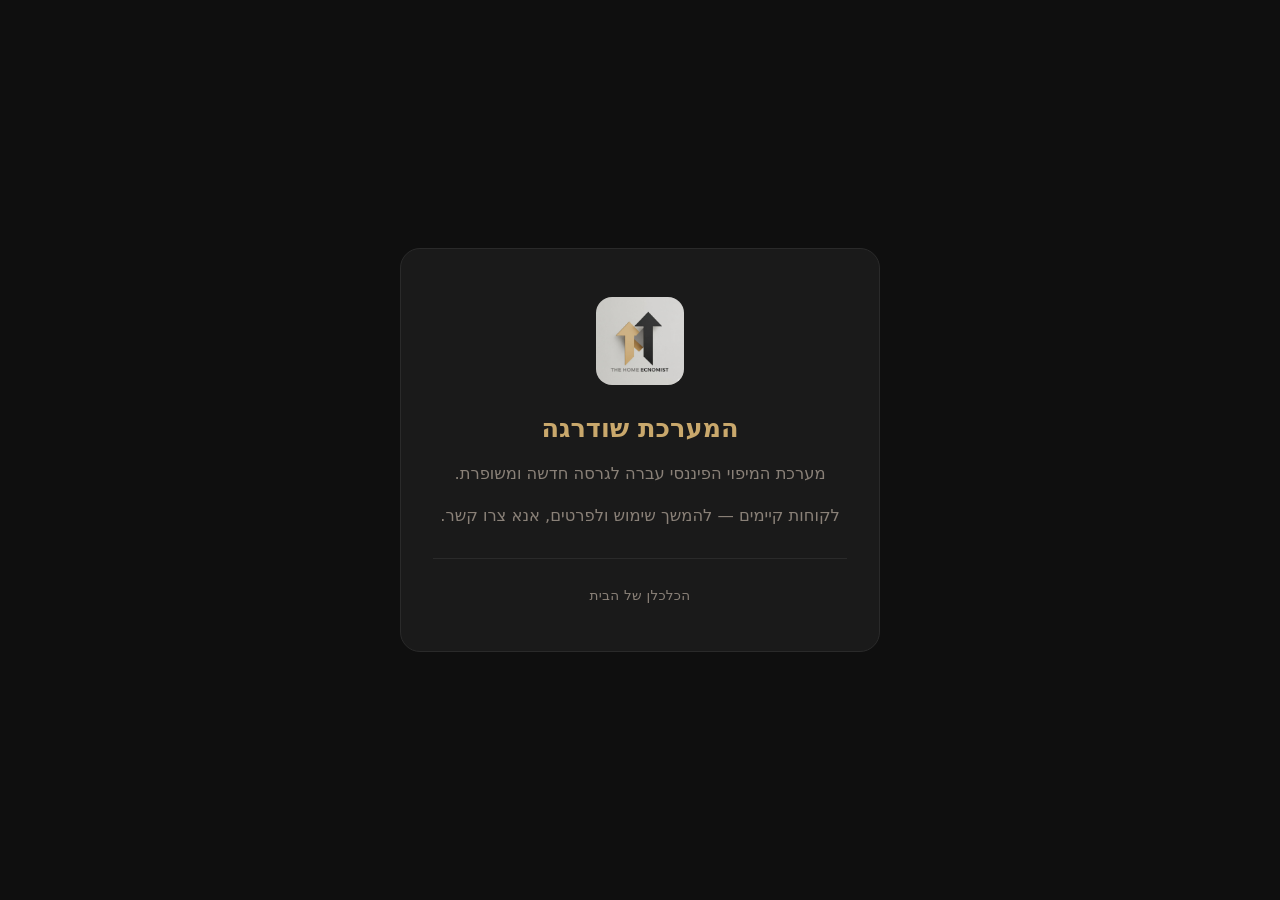
<file: index.html>
<!DOCTYPE html>
<html lang="he" dir="rtl">
<head>
<meta charset="UTF-8">
<meta name="viewport" content="width=device-width, initial-scale=1.0">
<meta name="robots" content="noindex">
<title>הכלכלן של הבית — המערכת שודרגה</title>
<style>
  :root {
    --gold: #C9A86C;
    --gold-light: #E0C896;
    --surface: #0F0F0F;
    --surface2: #1A1A1A;
    --line: #2A2A2A;
    --txt: #F0EDEA;
    --muted: #8A8178;
  }
  * { box-sizing: border-box; margin: 0; padding: 0; }
  html, body {
    height: 100%;
    font-family: system-ui, -apple-system, "Segoe UI", Rubik, Arial, sans-serif;
    background: var(--surface);
    color: var(--txt);
  }
  body {
    display: flex;
    align-items: center;
    justify-content: center;
    padding: 24px;
    min-height: 100vh;
  }
  .card {
    background: var(--surface2);
    border: 1px solid var(--line);
    border-radius: 20px;
    max-width: 480px;
    width: 100%;
    padding: 48px 32px;
    text-align: center;
  }
  .logo {
    width: 88px;
    height: 88px;
    object-fit: contain;
    border-radius: 16px;
    margin: 0 auto 28px;
    display: block;
  }
  h1 {
    font-size: 1.6rem;
    font-weight: 700;
    margin-bottom: 16px;
    color: var(--gold);
  }
  p {
    font-size: 1.02rem;
    line-height: 1.8;
    color: var(--muted);
    margin-bottom: 12px;
  }
  .divider {
    height: 1px;
    background: var(--line);
    margin: 28px 0;
  }
  .brand {
    font-size: 0.85rem;
    color: var(--muted);
    letter-spacing: 0.02em;
  }
</style>
</head>
<body>
  <div class="card">
    <img src="logo.png" alt="הכלכלן של הבית" class="logo">
    <h1>המערכת שודרגה</h1>
    <p>מערכת המיפוי הפיננסי עברה לגרסה חדשה ומשופרת.</p>
    <p>לקוחות קיימים — להמשך שימוש ולפרטים, אנא צרו קשר.</p>
    <div class="divider"></div>
    <div class="brand">הכלכלן של הבית</div>
  </div>
</body>
</html>
</file>
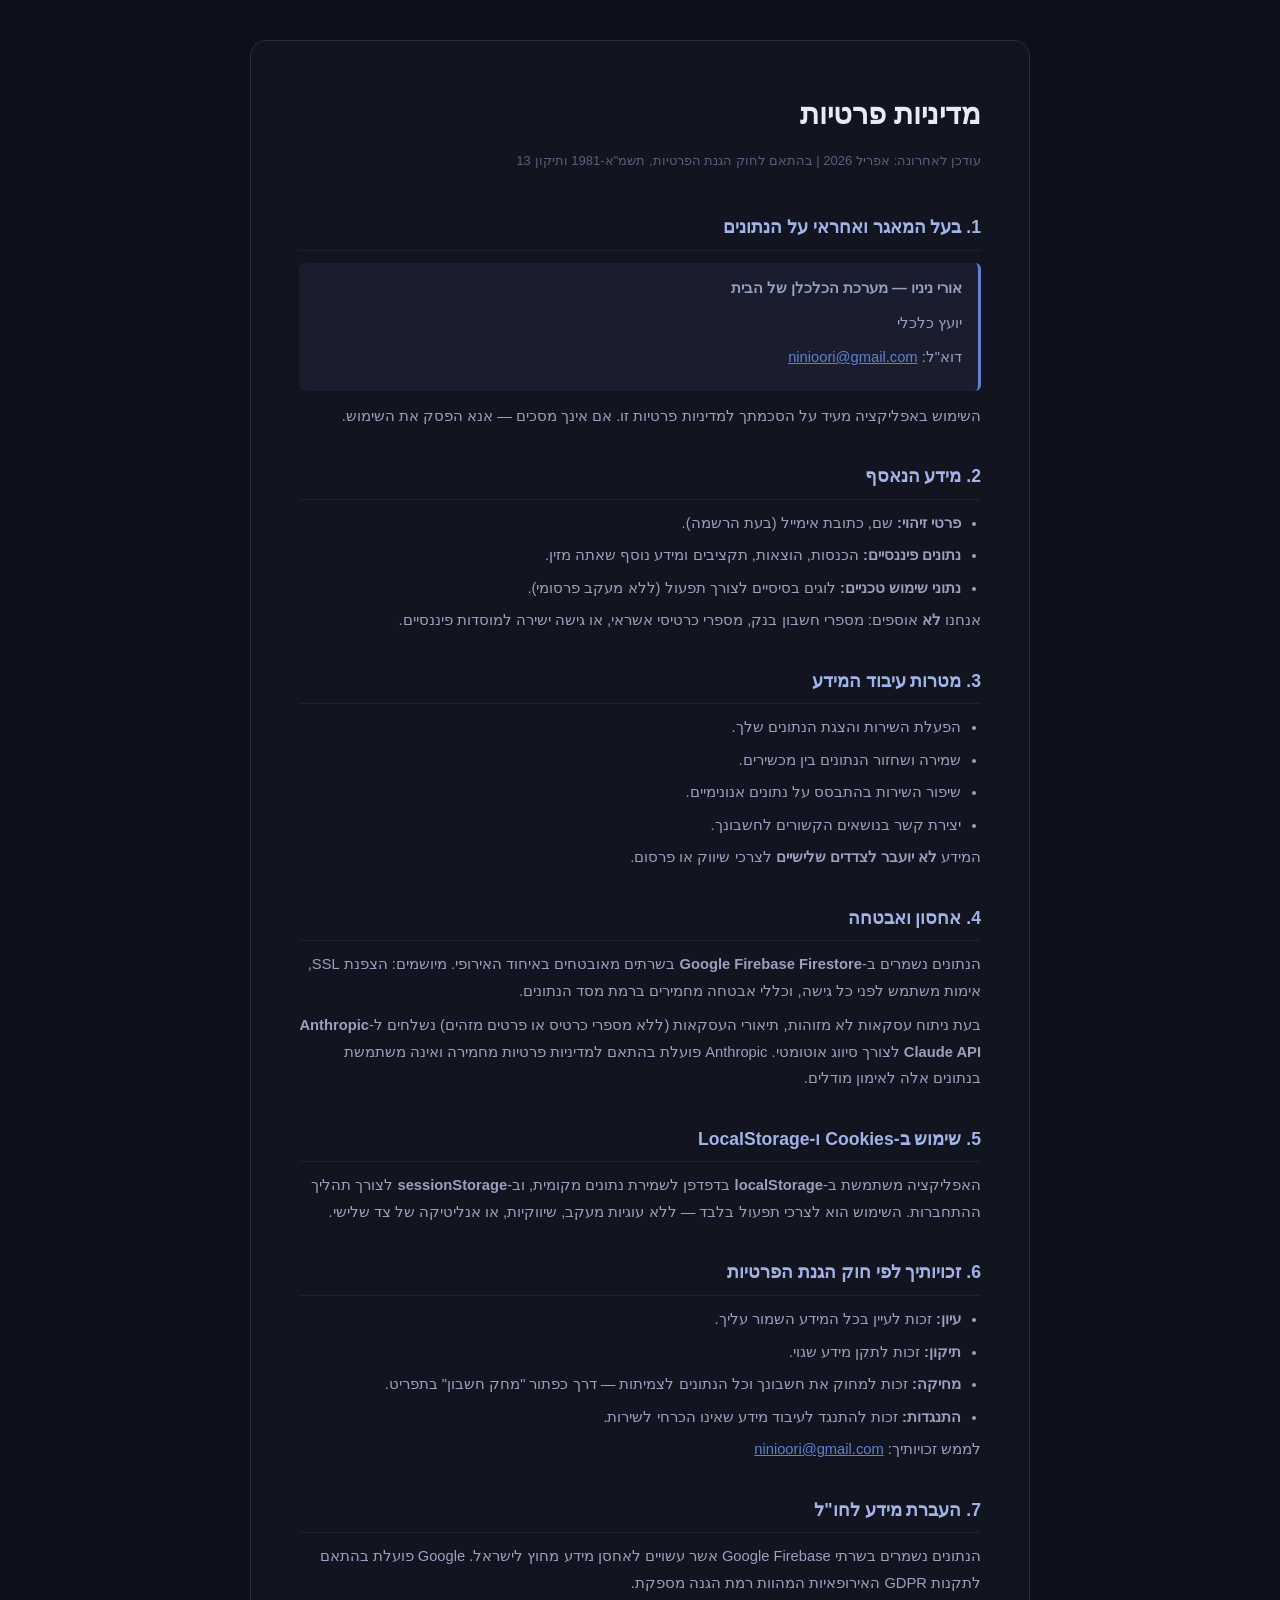
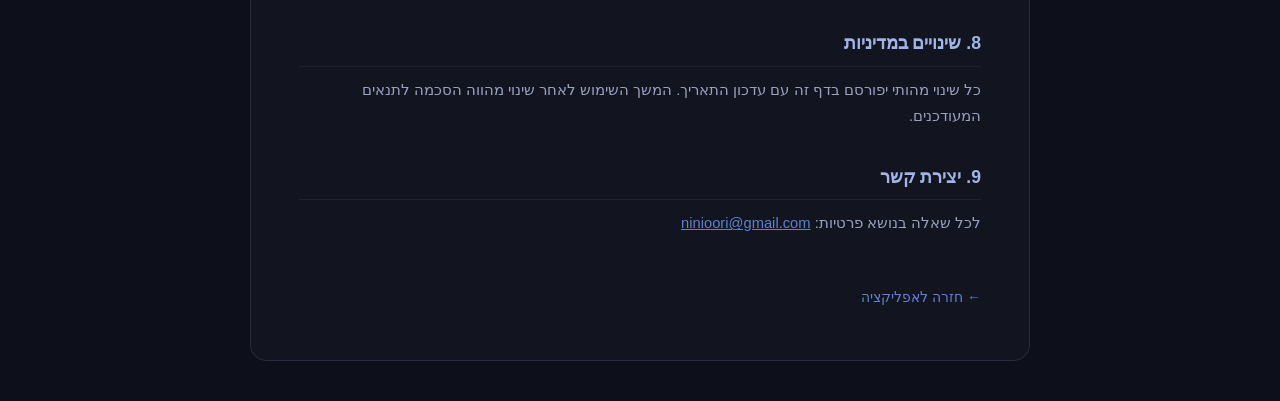
<file: privacy.html>
<!DOCTYPE html>
<html lang="he" dir="rtl">
<head>
  <meta charset="UTF-8">
  <meta name="viewport" content="width=device-width, initial-scale=1.0">
  <title>מדיניות פרטיות — מיפוי פיננסי חכם</title>
  <style>
    * { box-sizing: border-box; margin: 0; padding: 0; }
    body {
      font-family: 'Segoe UI', Arial, sans-serif;
      background: #0d0f1a;
      color: #c8d0e8;
      line-height: 1.8;
      padding: 40px 20px;
    }
    .container {
      max-width: 780px;
      margin: 0 auto;
      background: #12141f;
      border: 1px solid #2a2d3e;
      border-radius: 16px;
      padding: 48px 48px;
    }
    h1 { font-size: 1.8rem; color: #e8eaf6; margin-bottom: 8px; }
    .updated { font-size: .82rem; color: #5a6080; margin-bottom: 40px; }
    h2 { font-size: 1.1rem; color: #a0b4e8; margin: 32px 0 10px; padding-bottom: 6px; border-bottom: 1px solid #1e2130; }
    p, li { font-size: .92rem; color: #9aa0c0; margin-bottom: 8px; }
    ul { padding-right: 20px; }
    li { margin-bottom: 6px; }
    a { color: #6080d0; }
    .back { display: inline-block; margin-top: 40px; color: #6080d0; font-size: .88rem; text-decoration: none; }
    .back:hover { text-decoration: underline; }
    .highlight { background: #1a1d2e; border-right: 3px solid #6080d0; padding: 12px 16px; border-radius: 6px; margin: 12px 0; }
  </style>
</head>
<body>
  <div class="container">
    <h1>מדיניות פרטיות</h1>
    <p class="updated">עודכן לאחרונה: אפריל 2026 | בהתאם לחוק הגנת הפרטיות, תשמ"א-1981 ותיקון 13</p>

    <h2>1. בעל המאגר ואחראי על הנתונים</h2>
    <div class="highlight">
      <p><strong>אורי ניניו — מערכת הכלכלן של הבית</strong></p>
      <p>יועץ כלכלי</p>
      <p>דוא"ל: <a href="mailto:ninioori@gmail.com">ninioori@gmail.com</a></p>
    </div>
    <p>השימוש באפליקציה מעיד על הסכמתך למדיניות פרטיות זו. אם אינך מסכים — אנא הפסק את השימוש.</p>

    <h2>2. מידע הנאסף</h2>
    <ul>
      <li><strong>פרטי זיהוי:</strong> שם, כתובת אימייל (בעת הרשמה).</li>
      <li><strong>נתונים פיננסיים:</strong> הכנסות, הוצאות, תקציבים ומידע נוסף שאתה מזין.</li>
      <li><strong>נתוני שימוש טכניים:</strong> לוגים בסיסיים לצורך תפעול (ללא מעקב פרסומי).</li>
    </ul>
    <p>אנחנו <strong>לא</strong> אוספים: מספרי חשבון בנק, מספרי כרטיסי אשראי, או גישה ישירה למוסדות פיננסיים.</p>

    <h2>3. מטרות עיבוד המידע</h2>
    <ul>
      <li>הפעלת השירות והצגת הנתונים שלך.</li>
      <li>שמירה ושחזור הנתונים בין מכשירים.</li>
      <li>שיפור השירות בהתבסס על נתונים אנונימיים.</li>
      <li>יצירת קשר בנושאים הקשורים לחשבונך.</li>
    </ul>
    <p>המידע <strong>לא יועבר לצדדים שלישיים</strong> לצרכי שיווק או פרסום.</p>

    <h2>4. אחסון ואבטחה</h2>
    <p>הנתונים נשמרים ב-<strong>Google Firebase Firestore</strong> בשרתים מאובטחים באיחוד האירופי. מיושמים: הצפנת SSL, אימות משתמש לפני כל גישה, וכללי אבטחה מחמירים ברמת מסד הנתונים.</p>
    <p>בעת ניתוח עסקאות לא מזוהות, תיאורי העסקאות (ללא מספרי כרטיס או פרטים מזהים) נשלחים ל-<strong>Anthropic Claude API</strong> לצורך סיווג אוטומטי. Anthropic פועלת בהתאם למדיניות פרטיות מחמירה ואינה משתמשת בנתונים אלה לאימון מודלים.</p>

    <h2>5. שימוש ב-Cookies ו-LocalStorage</h2>
    <p>האפליקציה משתמשת ב-<strong>localStorage</strong> בדפדפן לשמירת נתונים מקומית, וב-<strong>sessionStorage</strong> לצורך תהליך ההתחברות. השימוש הוא לצרכי תפעול בלבד — ללא עוגיות מעקב, שיווקיות, או אנליטיקה של צד שלישי.</p>

    <h2>6. זכויותיך לפי חוק הגנת הפרטיות</h2>
    <ul>
      <li><strong>עיון:</strong> זכות לעיין בכל המידע השמור עליך.</li>
      <li><strong>תיקון:</strong> זכות לתקן מידע שגוי.</li>
      <li><strong>מחיקה:</strong> זכות למחוק את חשבונך וכל הנתונים לצמיתות — דרך כפתור "מחק חשבון" בתפריט.</li>
      <li><strong>התנגדות:</strong> זכות להתנגד לעיבוד מידע שאינו הכרחי לשירות.</li>
    </ul>
    <p>לממש זכויותיך: <a href="mailto:ninioori@gmail.com">ninioori@gmail.com</a></p>

    <h2>7. העברת מידע לחו"ל</h2>
    <p>הנתונים נשמרים בשרתי Google Firebase אשר עשויים לאחסן מידע מחוץ לישראל. Google פועלת בהתאם לתקנות GDPR האירופאיות המהוות רמת הגנה מספקת.</p>

    <h2>8. שינויים במדיניות</h2>
    <p>כל שינוי מהותי יפורסם בדף זה עם עדכון התאריך. המשך השימוש לאחר שינוי מהווה הסכמה לתנאים המעודכנים.</p>

    <h2>9. יצירת קשר</h2>
    <p>לכל שאלה בנושא פרטיות: <a href="mailto:ninioori@gmail.com">ninioori@gmail.com</a></p>

    <a href="index.html" class="back">← חזרה לאפליקציה</a>
  </div>
</body>
</html>
</file>
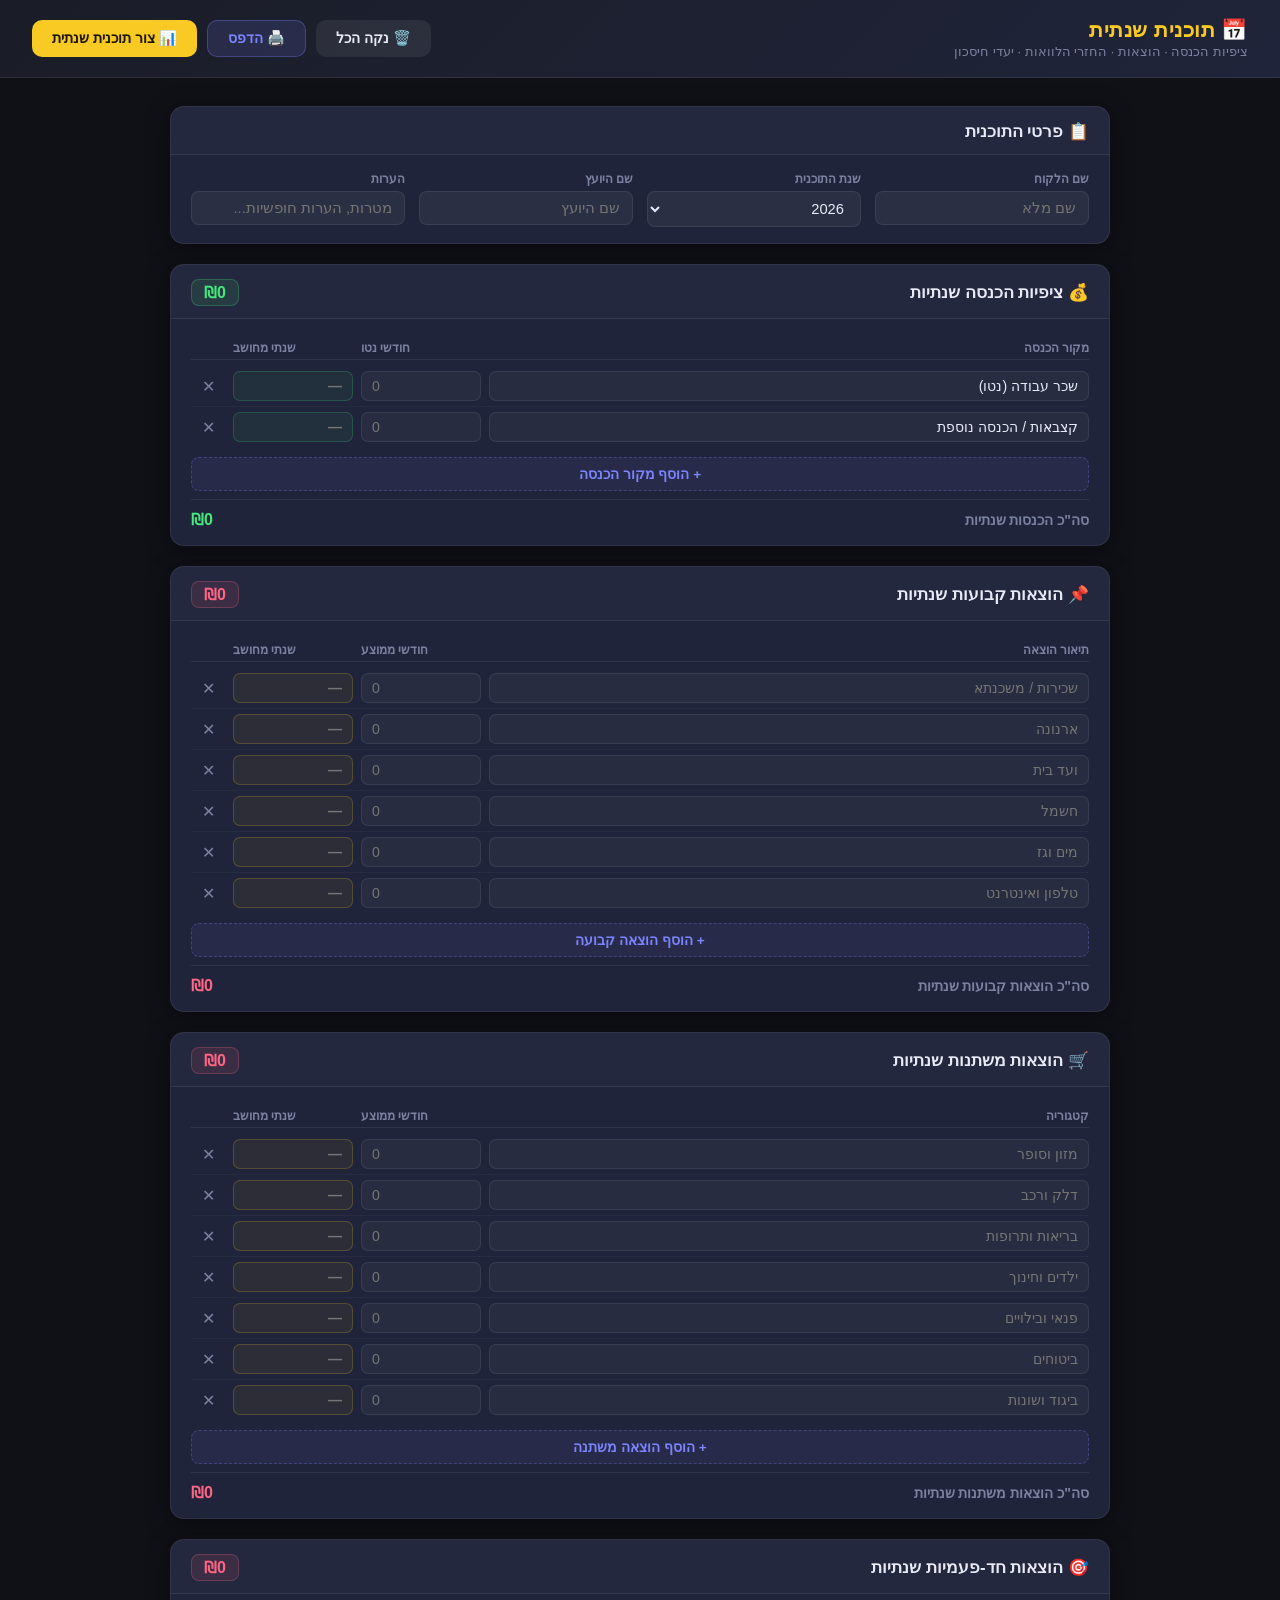
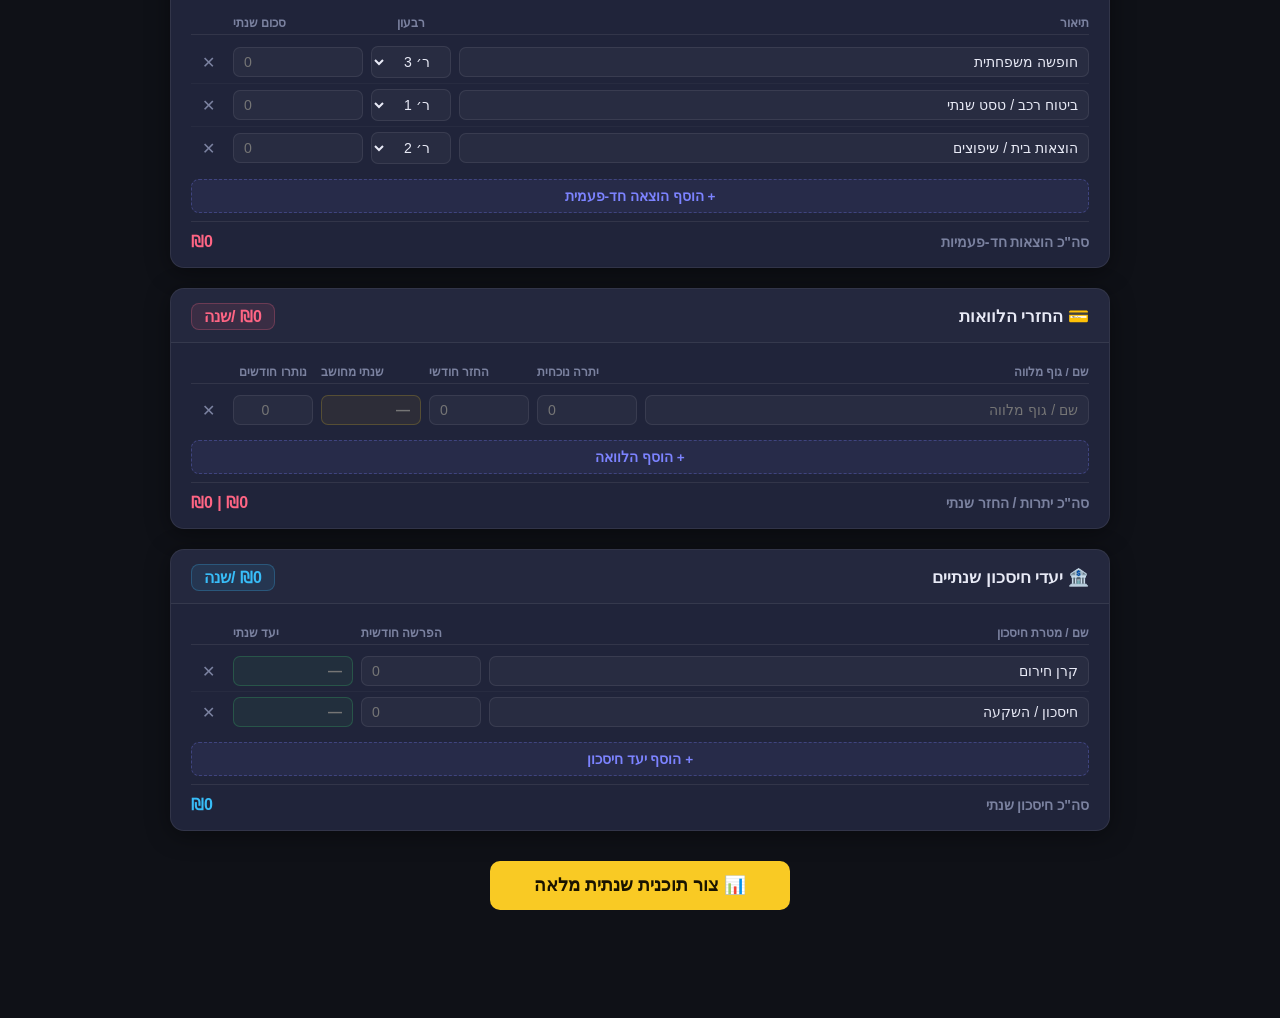
<file: taktziv-shanti.html>
<!DOCTYPE html>
<html lang="he" dir="rtl">
<head>
<meta charset="UTF-8">
<meta name="viewport" content="width=device-width, initial-scale=1.0">
<title>תוכנית שנתית</title>
<style>
:root {
  --bg: #0f1117;
  --surface: #1a1d27;
  --card: #20243a;
  --border: rgba(255,255,255,.08);
  --text: #e8eaf6;
  --muted: #7b82a0;
  --accent: #7c83ff;
  --accent2: #ff6584;
  --accent3: #43e97b;
  --accent4: #f9ca24;
  --accent5: #a29bfe;
  --accent6: #38bdf8;
  --radius: 14px;
  --shadow: 0 4px 24px rgba(0,0,0,.4);
}

* { box-sizing: border-box; margin: 0; padding: 0; }

body {
  font-family: 'Segoe UI', 'Arial Hebrew', Arial, sans-serif;
  background: var(--bg);
  color: var(--text);
  min-height: 100vh;
  padding: 0 0 60px;
}

/* ── TOP BAR ── */
.top-bar {
  background: linear-gradient(135deg, #1a1d27, #20243a);
  border-bottom: 1px solid var(--border);
  padding: 18px 32px;
  display: flex;
  align-items: center;
  justify-content: space-between;
  flex-wrap: wrap;
  gap: 12px;
  position: sticky;
  top: 0;
  z-index: 100;
}
.top-bar-title { font-size: 1.3rem; font-weight: 800; color: var(--accent4); letter-spacing: .5px; }
.top-bar-sub { font-size: .8rem; color: var(--muted); margin-top: 2px; }
.top-bar-actions { display: flex; gap: 10px; }

/* ── BUTTONS ── */
.btn {
  border: none; cursor: pointer; border-radius: 10px;
  font-family: inherit; font-weight: 700; font-size: .9rem;
  padding: 9px 20px; transition: opacity .15s, transform .1s;
}
.btn:hover { opacity: .88; transform: translateY(-1px); }
.btn:active { transform: translateY(0); }
.btn-accent { background: var(--accent); color: #fff; }
.btn-yellow { background: var(--accent4); color: #1a1400; }
.btn-green  { background: var(--accent3); color: #0a1a10; }
.btn-red    { background: var(--accent2); color: #fff; }
.btn-ghost  { background: rgba(255,255,255,.07); color: var(--text); }
.btn-print  { background: rgba(124,131,255,.15); color: var(--accent); border: 1px solid rgba(124,131,255,.3); }

/* ── CONTAINER ── */
.container {
  max-width: 980px;
  margin: 0 auto;
  padding: 28px 20px;
  display: flex;
  flex-direction: column;
  gap: 20px;
}

/* ── CARD ── */
.card {
  background: var(--card);
  border: 1px solid var(--border);
  border-radius: var(--radius);
  box-shadow: var(--shadow);
  overflow: hidden;
}

.card-hdr {
  display: flex;
  align-items: center;
  justify-content: space-between;
  padding: 14px 20px 12px;
  border-bottom: 1px solid var(--border);
  background: rgba(255,255,255,.02);
  gap: 10px;
  flex-wrap: wrap;
}
.card-hdr-title { font-size: 1.05rem; font-weight: 700; }
.card-hdr-total {
  font-size: 1rem; font-weight: 800;
  color: var(--accent4);
  background: rgba(249,202,36,.1);
  border: 1px solid rgba(249,202,36,.25);
  border-radius: 8px;
  padding: 3px 12px;
}
.card-hdr-total.green {
  color: var(--accent3);
  background: rgba(67,233,123,.1);
  border-color: rgba(67,233,123,.25);
}
.card-hdr-total.red {
  color: var(--accent2);
  background: rgba(255,101,132,.1);
  border-color: rgba(255,101,132,.25);
}
.card-hdr-total.blue {
  color: var(--accent6);
  background: rgba(56,189,248,.1);
  border-color: rgba(56,189,248,.25);
}
.card-body { padding: 16px 20px; }

/* ── CLIENT INFO ── */
.client-grid {
  display: grid;
  grid-template-columns: repeat(auto-fill, minmax(200px, 1fr));
  gap: 14px;
}
.field-group { display: flex; flex-direction: column; gap: 5px; }
.field-label { font-size: .78rem; color: var(--muted); font-weight: 600; }
.field-input {
  background: rgba(255,255,255,.05);
  border: 1px solid var(--border);
  border-radius: 8px;
  color: var(--text);
  font-family: inherit;
  font-size: .92rem;
  padding: 8px 12px;
  width: 100%;
  transition: border-color .15s;
}
.field-input:focus { outline: none; border-color: var(--accent); background: rgba(124,131,255,.08); }

/* ── YEAR SELECTOR ── */
.year-selector {
  display: flex;
  align-items: center;
  gap: 10px;
  margin-bottom: 14px;
  background: rgba(255,255,255,.03);
  border: 1px solid var(--border);
  border-radius: 10px;
  padding: 10px 16px;
}
.year-selector label { font-size: .85rem; color: var(--muted); font-weight: 600; }
.year-selector select {
  background: rgba(255,255,255,.07);
  border: 1px solid var(--border);
  border-radius: 7px;
  color: var(--text);
  font-family: inherit;
  font-size: .95rem;
  font-weight: 700;
  padding: 6px 12px;
  cursor: pointer;
}
.year-selector select:focus { outline: none; border-color: var(--accent); }

/* ── SECTION ROWS ── */
.col-heads {
  display: grid;
  gap: 8px;
  padding: 6px 0 4px;
  font-size: .75rem;
  color: var(--muted);
  font-weight: 600;
  border-bottom: 1px solid var(--border);
  margin-bottom: 6px;
}
.input-row {
  display: grid;
  gap: 8px;
  align-items: center;
  padding: 5px 0;
  border-bottom: 1px solid rgba(255,255,255,.03);
  transition: background .1s;
}
.input-row:last-child { border-bottom: none; }
.input-row:hover { background: rgba(255,255,255,.015); border-radius: 6px; }

.row-input {
  background: rgba(255,255,255,.04);
  border: 1px solid rgba(255,255,255,.08);
  border-radius: 7px;
  color: var(--text);
  font-family: inherit;
  font-size: .88rem;
  padding: 6px 10px;
  width: 100%;
  transition: border-color .15s;
}
.row-input:focus { outline: none; border-color: var(--accent); background: rgba(124,131,255,.07); }
.row-input[type=number] { text-align: left; direction: ltr; }
.row-input.readonly-annual { color: var(--accent4); font-weight: 700; background: rgba(249,202,36,.06); border-color: rgba(249,202,36,.2); cursor: default; pointer-events: none; }
.row-input.readonly-green { color: var(--accent3); font-weight: 700; background: rgba(67,233,123,.06); border-color: rgba(67,233,123,.2); cursor: default; pointer-events: none; }

.row-badge {
  font-size: .75rem;
  font-weight: 700;
  border-radius: 6px;
  padding: 4px 8px;
  text-align: center;
  white-space: nowrap;
}
.badge-mo { background: rgba(56,189,248,.1); color: var(--accent6); border: 1px solid rgba(56,189,248,.2); }
.badge-yr { background: rgba(249,202,36,.1); color: var(--accent4); border: 1px solid rgba(249,202,36,.2); }

.row-btn-del {
  background: none; border: none; cursor: pointer;
  color: var(--muted); font-size: 1rem; padding: 4px 6px;
  border-radius: 6px; transition: color .15s, background .15s;
  flex-shrink: 0;
}
.row-btn-del:hover { color: var(--accent2); background: rgba(255,101,132,.1); }

.add-row-btn {
  margin-top: 10px; width: 100%;
  background: rgba(124,131,255,.08);
  border: 1px dashed rgba(124,131,255,.3);
  border-radius: 8px; color: var(--accent);
  font-family: inherit; font-size: .85rem; font-weight: 600;
  padding: 8px; cursor: pointer;
  transition: background .15s;
}
.add-row-btn:hover { background: rgba(124,131,255,.15); }

.section-total-row {
  display: flex; justify-content: space-between; align-items: center;
  padding: 10px 0 0; margin-top: 8px;
  border-top: 1px solid var(--border);
  font-size: .88rem;
}
.section-total-label { color: var(--muted); font-weight: 600; }
.section-total-value { font-weight: 800; color: var(--accent4); font-size: 1rem; }
.section-total-value.green { color: var(--accent3); }
.section-total-value.blue  { color: var(--accent6); }
.section-total-value.red   { color: var(--accent2); }

/* Row grid templates */
.inc-row  { grid-template-columns: 1.5fr 120px 120px 34px; }
.exp-row  { grid-template-columns: 1.5fr 120px 120px 34px; }
.loan-row { grid-template-columns: 1.5fr 100px 100px 100px 80px 34px; }
.save-row { grid-template-columns: 1.5fr 120px 120px 34px; }
.onetime-row { grid-template-columns: 1.5fr 80px 130px 34px; }

/* ── PROGRESS BAR ── */
.progress-wrap { margin-top: 14px; }
.progress-label { display: flex; justify-content: space-between; font-size: .78rem; color: var(--muted); margin-bottom: 5px; }
.progress-bar-bg { background: rgba(255,255,255,.06); border-radius: 99px; height: 8px; overflow: hidden; }
.progress-bar-fill { height: 100%; border-radius: 99px; transition: width .4s ease; }
.fill-green  { background: linear-gradient(90deg, #43e97b, #38f9d7); }
.fill-yellow { background: linear-gradient(90deg, #f9ca24, #f0932b); }
.fill-red    { background: linear-gradient(90deg, #ff6584, #ff5252); }

/* ── QUARTER GRID ── */
.quarter-grid {
  display: grid;
  grid-template-columns: repeat(4, 1fr);
  gap: 12px;
  margin-top: 16px;
}
.quarter-card {
  background: rgba(255,255,255,.03);
  border: 1px solid var(--border);
  border-radius: 10px;
  padding: 12px 14px;
}
.quarter-label { font-size: .75rem; color: var(--muted); font-weight: 700; margin-bottom: 6px; }
.quarter-val { font-size: 1.05rem; font-weight: 800; }
.quarter-sub { font-size: .72rem; color: var(--muted); margin-top: 2px; }

/* ── DASHBOARD ── */
#dashboard { display: none; }

.dash-title {
  font-size: 1.5rem; font-weight: 900; text-align: center;
  color: var(--accent4); padding: 8px 0 4px;
}
.dash-subtitle { text-align: center; font-size: .88rem; color: var(--muted); margin-bottom: 16px; }

.report-wrap {
  display: grid;
  grid-template-columns: 1fr 1fr;
  gap: 16px;
  margin-bottom: 16px;
}
.report-col { display: flex; flex-direction: column; gap: 0; }
.report-card {
  background: rgba(255,255,255,.03);
  border: 1px solid var(--border);
  border-radius: var(--radius);
  overflow: hidden;
}
.report-card-hdr {
  display: flex; justify-content: space-between; align-items: center;
  padding: 11px 16px; font-weight: 700; font-size: .95rem;
}
.hdr-income  { background: rgba(67,233,123,.1);  color: var(--accent3); border-bottom: 1px solid rgba(67,233,123,.2); }
.hdr-expense { background: rgba(255,101,132,.1);  color: var(--accent2); border-bottom: 1px solid rgba(255,101,132,.2); }
.hdr-loan    { background: rgba(255,101,132,.08); color: var(--accent2); border-bottom: 1px solid rgba(255,101,132,.15); }
.hdr-saving  { background: rgba(124,131,255,.1);  color: var(--accent);  border-bottom: 1px solid rgba(124,131,255,.2); }
.hdr-net     { background: rgba(249,202,36,.08);  color: var(--accent4); border-bottom: 1px solid rgba(249,202,36,.2); }

.report-sub-hdr {
  display: flex; justify-content: space-between;
  padding: 7px 16px; font-size: .8rem; font-weight: 700;
  color: var(--muted);
  background: rgba(255,255,255,.02);
  border-bottom: 1px solid rgba(255,255,255,.04);
}
.report-row {
  display: flex; justify-content: space-between;
  padding: 5px 16px 5px 24px; font-size: .85rem;
  border-bottom: 1px solid rgba(255,255,255,.03);
}
.report-row:last-child { border-bottom: none; }
.rr-name { color: var(--text); }
.rr-amt  { font-weight: 600; color: var(--text); font-variant-numeric: tabular-nums; }
.rr-zero { opacity: .4; }
.report-grand {
  display: flex; justify-content: space-between;
  padding: 10px 16px; font-weight: 800;
  border-top: 1px solid var(--border);
}
.grand-income .rr-amt  { color: var(--accent3); }
.grand-expense .rr-amt { color: var(--accent2); }

/* ── SUMMARY CARDS ── */
.summary-grid {
  display: grid;
  grid-template-columns: repeat(3, 1fr);
  gap: 14px;
  margin-bottom: 16px;
}
.sum-card {
  background: rgba(255,255,255,.03);
  border: 1px solid var(--border);
  border-radius: var(--radius);
  padding: 18px 20px;
}
.sum-card-label { font-size: .78rem; color: var(--muted); font-weight: 600; margin-bottom: 6px; }
.sum-card-num   { font-size: 1.65rem; font-weight: 900; line-height: 1; }
.sum-card-sub   { font-size: .78rem; color: var(--muted); margin-top: 5px; }
.sum-green { border-color: rgba(67,233,123,.3); }
.sum-green .sum-card-num { color: var(--accent3); }
.sum-red   { border-color: rgba(255,101,132,.3); }
.sum-red   .sum-card-num { color: var(--accent2); }
.sum-yellow{ border-color: rgba(249,202,36,.3); }
.sum-yellow .sum-card-num { color: var(--accent4); }
.sum-blue  { border-color: rgba(56,189,248,.3); }
.sum-blue  .sum-card-num { color: var(--accent6); }
.sum-purple{ border-color: rgba(162,155,254,.3); }
.sum-purple .sum-card-num { color: var(--accent5); }

/* ── CASHFLOW BANNER ── */
.cashflow-banner {
  border-radius: var(--radius);
  padding: 24px 28px;
  margin-bottom: 24px;
  display: flex;
  align-items: center;
  justify-content: space-between;
  gap: 24px;
  flex-wrap: wrap;
}
.cashflow-banner.positive { background: linear-gradient(135deg,rgba(67,233,123,.18),rgba(67,233,123,.08)); border: 1px solid rgba(67,233,123,.45); }
.cashflow-banner.negative { background: linear-gradient(135deg,rgba(255,101,132,.18),rgba(255,101,132,.08)); border: 1px solid rgba(255,101,132,.45); }
.cf-main { display: flex; flex-direction: column; align-items: flex-start; }
.cf-label { font-size: .8rem; color: var(--muted); font-weight: 600; }
.cf-value { font-size: 2.6rem; font-weight: 900; line-height: 1; }
.positive .cf-value { color: var(--accent3); }
.negative .cf-value { color: var(--accent2); }
.cf-side { display: flex; gap: 28px; flex-wrap: wrap; }
.cf-side-item { display: flex; flex-direction: column; gap: 3px; }
.cf-num { font-size: 1.15rem; font-weight: 800; }
.cf-inc  .cf-num { color: var(--accent3); }
.cf-exp  .cf-num { color: var(--accent2); }
.cf-loan .cf-num { color: #ff9f7f; }
.cf-sav  .cf-num { color: var(--accent); }

/* ── QUARTERLY REPORT ── */
.q-report-grid {
  display: grid;
  grid-template-columns: repeat(4, 1fr);
  gap: 12px;
  margin-bottom: 16px;
}
.q-card {
  background: rgba(255,255,255,.025);
  border: 1px solid var(--border);
  border-radius: 12px;
  padding: 14px 16px;
}
.q-card-title { font-size: .8rem; font-weight: 700; color: var(--muted); margin-bottom: 8px; text-align: center; }
.q-row { display: flex; justify-content: space-between; font-size: .78rem; padding: 3px 0; border-bottom: 1px solid rgba(255,255,255,.04); }
.q-row:last-child { border-bottom: none; }
.q-row span:last-child { font-weight: 700; }
.q-net { display: flex; justify-content: space-between; font-size: .85rem; font-weight: 800; padding: 6px 0 0; margin-top: 4px; border-top: 1px solid var(--border); }

/* ── PRINT ── */
@media print {
  .top-bar, .add-row-btn, .row-btn-del, .btn, #plan-form { display: none !important; }
  #dashboard { display: block !important; }
  body { background: #fff; color: #000; }
  .card, .report-card { border: 1px solid #ddd; box-shadow: none; }
}

/* ── RESPONSIVE ── */
@media (max-width: 720px) {
  .report-wrap { grid-template-columns: 1fr; }
  .summary-grid { grid-template-columns: 1fr 1fr; }
  .q-report-grid { grid-template-columns: 1fr 1fr; }
  .loan-row { grid-template-columns: 1.2fr 90px 90px 90px 34px; }
  .loan-row .loan-end { display: none; }
  .top-bar { padding: 12px 16px; }
  .container { padding: 16px 12px; }
}
</style>
</head>
<body>

<!-- TOP BAR -->
<div class="top-bar">
  <div>
    <div class="top-bar-title">📅 תוכנית שנתית</div>
    <div class="top-bar-sub">ציפיות הכנסה · הוצאות · החזרי הלוואות · יעדי חיסכון</div>
  </div>
  <div class="top-bar-actions">
    <button class="btn btn-ghost" onclick="clearAll()">🗑️ נקה הכל</button>
    <button class="btn btn-print" onclick="printReport()">🖨️ הדפס</button>
    <button class="btn btn-yellow" onclick="generateReport()">📊 צור תוכנית שנתית</button>
  </div>
</div>

<div id="plan-form">
<div class="container">

  <!-- PLAN INFO -->
  <div class="card">
    <div class="card-hdr">
      <span class="card-hdr-title">📋 פרטי התוכנית</span>
    </div>
    <div class="card-body">
      <div class="client-grid">
        <div class="field-group">
          <label class="field-label">שם הלקוח</label>
          <input class="field-input" id="client-name" type="text" placeholder="שם מלא">
        </div>
        <div class="field-group">
          <label class="field-label">שנת התוכנית</label>
          <select class="field-input" id="plan-year" oninput="liveUpdate()">
          </select>
        </div>
        <div class="field-group">
          <label class="field-label">שם היועץ</label>
          <input class="field-input" id="advisor-name" type="text" placeholder="שם היועץ">
        </div>
        <div class="field-group">
          <label class="field-label">הערות</label>
          <input class="field-input" id="plan-notes" type="text" placeholder="מטרות, הערות חופשיות...">
        </div>
      </div>
    </div>
  </div>

  <!-- INCOME EXPECTATIONS -->
  <div class="card">
    <div class="card-hdr">
      <span class="card-hdr-title">💰 ציפיות הכנסה שנתיות</span>
      <span class="card-hdr-total green" id="total-income-disp">₪0</span>
    </div>
    <div class="card-body">
      <div class="col-heads inc-row">
        <span>מקור הכנסה</span>
        <span style="text-align:left">חודשי נטו</span>
        <span style="text-align:left">שנתי מחושב</span>
        <span></span>
      </div>
      <div id="income-list"></div>
      <button class="add-row-btn" onclick="addIncRow()">+ הוסף מקור הכנסה</button>
      <div class="section-total-row">
        <span class="section-total-label">סה"כ הכנסות שנתיות</span>
        <span class="section-total-value green" id="total-income">₪0</span>
      </div>
    </div>
  </div>

  <!-- FIXED EXPENSES -->
  <div class="card">
    <div class="card-hdr">
      <span class="card-hdr-title">📌 הוצאות קבועות שנתיות</span>
      <span class="card-hdr-total red" id="total-fixed-disp">₪0</span>
    </div>
    <div class="card-body">
      <div class="col-heads exp-row">
        <span>תיאור הוצאה</span>
        <span style="text-align:left">חודשי ממוצע</span>
        <span style="text-align:left">שנתי מחושב</span>
        <span></span>
      </div>
      <div id="fixed-list"></div>
      <button class="add-row-btn" onclick="addExpRow('fixed-list', 'הוצאה קבועה חדשה')">+ הוסף הוצאה קבועה</button>
      <div class="section-total-row">
        <span class="section-total-label">סה"כ הוצאות קבועות שנתיות</span>
        <span class="section-total-value red" id="total-fixed">₪0</span>
      </div>
    </div>
  </div>

  <!-- VARIABLE EXPENSES -->
  <div class="card">
    <div class="card-hdr">
      <span class="card-hdr-title">🛒 הוצאות משתנות שנתיות</span>
      <span class="card-hdr-total red" id="total-var-disp">₪0</span>
    </div>
    <div class="card-body">
      <div class="col-heads exp-row">
        <span>קטגוריה</span>
        <span style="text-align:left">חודשי ממוצע</span>
        <span style="text-align:left">שנתי מחושב</span>
        <span></span>
      </div>
      <div id="var-list"></div>
      <button class="add-row-btn" onclick="addExpRow('var-list', 'הוצאה משתנה')">+ הוסף הוצאה משתנה</button>
      <div class="section-total-row">
        <span class="section-total-label">סה"כ הוצאות משתנות שנתיות</span>
        <span class="section-total-value red" id="total-var">₪0</span>
      </div>
    </div>
  </div>

  <!-- ONE-TIME ANNUAL EXPENSES -->
  <div class="card">
    <div class="card-hdr">
      <span class="card-hdr-title">🎯 הוצאות חד-פעמיות שנתיות</span>
      <span class="card-hdr-total red" id="total-onetime-disp">₪0</span>
    </div>
    <div class="card-body">
      <div class="col-heads onetime-row">
        <span>תיאור</span>
        <span style="text-align:center">רבעון</span>
        <span style="text-align:left">סכום שנתי</span>
        <span></span>
      </div>
      <div id="onetime-list"></div>
      <button class="add-row-btn" onclick="addOnetimeRow()">+ הוסף הוצאה חד-פעמית</button>
      <div class="section-total-row">
        <span class="section-total-label">סה"כ הוצאות חד-פעמיות</span>
        <span class="section-total-value red" id="total-onetime">₪0</span>
      </div>
    </div>
  </div>

  <!-- LOAN REPAYMENTS -->
  <div class="card">
    <div class="card-hdr">
      <span class="card-hdr-title">💳 החזרי הלוואות</span>
      <span class="card-hdr-total red" id="total-loan-disp">₪0 /שנה</span>
    </div>
    <div class="card-body">
      <div class="col-heads loan-row" style="font-size:.72rem">
        <span>שם / גוף מלווה</span>
        <span style="text-align:left">יתרה נוכחית</span>
        <span style="text-align:left">החזר חודשי</span>
        <span style="text-align:left">שנתי מחושב</span>
        <span style="text-align:center">נותרו חודשים</span>
        <span></span>
      </div>
      <div id="loan-list"></div>
      <button class="add-row-btn" onclick="addLoanRow()">+ הוסף הלוואה</button>
      <div class="section-total-row">
        <span class="section-total-label">סה"כ יתרות / החזר שנתי</span>
        <span class="section-total-value red" id="total-loan">₪0 | ₪0</span>
      </div>
    </div>
  </div>

  <!-- SAVINGS GOALS -->
  <div class="card">
    <div class="card-hdr">
      <span class="card-hdr-title">🏦 יעדי חיסכון שנתיים</span>
      <span class="card-hdr-total blue" id="total-save-disp">₪0 /שנה</span>
    </div>
    <div class="card-body">
      <div class="col-heads save-row">
        <span>שם / מטרת חיסכון</span>
        <span style="text-align:left">הפרשה חודשית</span>
        <span style="text-align:left">יעד שנתי</span>
        <span></span>
      </div>
      <div id="save-list"></div>
      <button class="add-row-btn" onclick="addSaveRow()">+ הוסף יעד חיסכון</button>
      <div class="section-total-row">
        <span class="section-total-label">סה"כ חיסכון שנתי</span>
        <span class="section-total-value blue" id="total-save">₪0</span>
      </div>
    </div>
  </div>

  <!-- GENERATE BUTTON -->
  <div style="text-align:center;padding:10px 0 20px">
    <button class="btn btn-yellow" style="font-size:1.1rem;padding:14px 44px" onclick="generateReport()">📊 צור תוכנית שנתית מלאה</button>
  </div>

</div><!-- /container -->
</div><!-- /plan-form -->

<!-- ═══════════════════════════════════════════ DASHBOARD ═══════════════════════════════════════════ -->
<div id="dashboard">
  <div class="container">

    <div class="dash-title">📅 תוכנית שנתית</div>
    <div class="dash-subtitle" id="dash-subtitle"></div>

    <button class="btn btn-ghost" style="margin-bottom:16px" onclick="backToForm()">← חזור לטופס</button>
    <button class="btn btn-print" style="margin-bottom:16px;margin-right:8px" onclick="window.print()">🖨️ הדפס</button>

    <!-- CASH FLOW BANNER -->
    <div id="cf-banner" class="cashflow-banner positive">
      <div class="cf-main">
        <div class="cf-label">תזרים שנתי נקי</div>
        <div class="cf-value" id="cf-value">₪0</div>
        <div style="font-size:.8rem;color:var(--muted);margin-top:4px">
          ÷12 לחודש: <strong id="cf-monthly">₪0</strong>
        </div>
      </div>
      <div class="cf-side">
        <div class="cf-side-item cf-inc">
          <div class="cf-label">סה"כ הכנסות</div>
          <div class="cf-num" id="cf-inc-num">₪0</div>
        </div>
        <div class="cf-side-item cf-exp">
          <div class="cf-label">סה"כ הוצאות</div>
          <div class="cf-num" id="cf-exp-num">₪0</div>
        </div>
        <div class="cf-side-item cf-loan">
          <div class="cf-label">החזרי הלוואות</div>
          <div class="cf-num" id="cf-loan-num">₪0</div>
        </div>
        <div class="cf-side-item cf-sav">
          <div class="cf-label">חיסכון מתוכנן</div>
          <div class="cf-num" id="cf-sav-num">₪0</div>
        </div>
      </div>
    </div>

    <!-- SUMMARY NUMBERS -->
    <div class="summary-grid">
      <div class="sum-card sum-green">
        <div class="sum-card-label">סה"כ הכנסות שנתיות</div>
        <div class="sum-card-num" id="s-income">₪0</div>
        <div class="sum-card-sub" id="s-income-mo">₪0 ממוצע לחודש</div>
      </div>
      <div class="sum-card sum-red">
        <div class="sum-card-label">סה"כ הוצאות שנתיות</div>
        <div class="sum-card-num" id="s-expenses">₪0</div>
        <div class="sum-card-sub" id="s-expenses-mo">₪0 ממוצע לחודש</div>
      </div>
      <div class="sum-card sum-red">
        <div class="sum-card-label">סה"כ החזרי הלוואות</div>
        <div class="sum-card-num" id="s-loans">₪0</div>
        <div class="sum-card-sub" id="s-loans-mo">₪0 לחודש</div>
      </div>
      <div class="sum-card sum-blue">
        <div class="sum-card-label">חיסכון מתוכנן שנתי</div>
        <div class="sum-card-num" id="s-saving">₪0</div>
        <div class="sum-card-sub" id="s-saving-mo">₪0 לחודש</div>
      </div>
      <div class="sum-card sum-yellow">
        <div class="sum-card-label">יתרת חובות כוללת</div>
        <div class="sum-card-num" id="s-debt-balance">₪0</div>
        <div class="sum-card-sub" id="s-debt-months">סך כל ההלוואות</div>
      </div>
      <div class="sum-card sum-purple">
        <div class="sum-card-label">שיעור הוצאות מהכנסה</div>
        <div class="sum-card-num" id="s-ratio">0%</div>
        <div class="sum-card-sub" id="s-ratio-sub">מומלץ: עד 70%</div>
      </div>
    </div>

    <!-- INCOME | EXPENSES SIDE BY SIDE -->
    <div class="report-wrap">
      <div class="report-col">
        <div class="report-card">
          <div class="report-card-hdr hdr-income"><span>💰 הכנסות שנתיות</span><span id="r-income-hdr">₪0</span></div>
          <div id="r-income-rows"></div>
          <div class="report-grand grand-income"><span class="rr-name">סה"כ הכנסות</span><span class="rr-amt" id="r-income-total">₪0</span></div>
        </div>
      </div>
      <div class="report-col">
        <div class="report-card">
          <div class="report-card-hdr hdr-expense"><span>📤 הוצאות שנתיות</span><span id="r-exp-hdr">₪0</span></div>
          <div id="r-exp-rows"></div>
          <div class="report-grand grand-expense"><span class="rr-name">סה"כ הוצאות + הלוואות</span><span class="rr-amt" id="r-exp-total">₪0</span></div>
        </div>
      </div>
    </div>

    <!-- QUARTERLY BREAKDOWN -->
    <div class="report-card" style="margin-bottom:16px">
      <div class="report-card-hdr hdr-net"><span>📆 פירוט רבעוני</span><span id="r-year-label">2025</span></div>
      <div style="padding:16px 16px 8px">
        <div class="q-report-grid" id="q-grid"></div>
      </div>
    </div>

    <!-- LOANS DETAIL -->
    <div class="report-card" id="r-loan-card" style="margin-bottom:16px;display:none">
      <div class="report-card-hdr hdr-loan"><span>💳 פירוט הלוואות</span><span id="r-loan-hdr">₪0</span></div>
      <div id="r-loan-rows"></div>
      <div class="report-grand" style="border-top:1px solid var(--border)">
        <span class="rr-name" style="color:var(--muted)">החזר שנתי כולל</span>
        <span class="rr-amt" style="color:var(--accent2)" id="r-loan-annual">₪0</span>
      </div>
    </div>

    <!-- SAVINGS DETAIL -->
    <div class="report-card" id="r-save-card" style="margin-bottom:24px;display:none">
      <div class="report-card-hdr hdr-saving"><span>🏦 יעדי חיסכון</span><span id="r-save-hdr">₪0</span></div>
      <div id="r-save-rows"></div>
      <div class="report-grand" style="border-top:1px solid var(--border)">
        <span class="rr-name" style="color:var(--muted)">חיסכון שנתי כולל</span>
        <span class="rr-amt" style="color:var(--accent)" id="r-save-annual">₪0</span>
      </div>
    </div>

  </div>
</div>

<script>
// ── UTILS ──
function fmt(n) {
  if (isNaN(n) || n == null) return '0';
  return Math.round(n).toLocaleString('he-IL');
}
function fmtF(n) { return '₪' + fmt(n); }
function setText(id, val) { var e = document.getElementById(id); if (e) e.textContent = val; }
function esc(s) { return String(s).replace(/&/g,'&amp;').replace(/</g,'&lt;').replace(/>/g,'&gt;'); }

// ── INIT YEAR SELECTOR ──
function initYearSelector() {
  var sel = document.getElementById('plan-year');
  var cur = new Date().getFullYear();
  for (var y = cur - 1; y <= cur + 5; y++) {
    var opt = document.createElement('option');
    opt.value = y;
    opt.textContent = y;
    if (y === cur) opt.selected = true;
    sel.appendChild(opt);
  }
}

// ── ROW BUILDER ──
function mkInput(ph, type, cls, extra) {
  type = type || 'text';
  cls  = cls  || '';
  extra= extra|| '';
  return '<input class="row-input ' + cls + '" type="' + type + '" placeholder="' + ph + '" ' + extra + ' oninput="liveUpdate()">';
}

// ── INCOME ROWS ──
function addIncRow(name, monthly) {
  var list = document.getElementById('income-list');
  var d = document.createElement('div');
  d.innerHTML =
    '<div class="input-row inc-row">' +
      mkInput('מקור הכנסה (לדוג׳ שכר עבודה)') +
      mkInput('0', 'number') +
      '<input class="row-input readonly-green" type="text" readonly tabindex="-1" placeholder="—">' +
      '<button class="row-btn-del" onclick="delRow(this)">✕</button>' +
    '</div>';
  var row = d.firstChild;
  if (name)    row.querySelectorAll('input')[0].value = name;
  if (monthly) row.querySelectorAll('input')[1].value = monthly;
  list.appendChild(row);
  liveUpdate();
}

// ── EXPENSE ROWS (fixed & variable) ──
function addExpRow(listId, defaultName, monthly) {
  var list = document.getElementById(listId);
  var d = document.createElement('div');
  d.innerHTML =
    '<div class="input-row exp-row">' +
      mkInput(defaultName || 'הוצאה') +
      mkInput('0', 'number') +
      '<input class="row-input readonly-annual" type="text" readonly tabindex="-1" placeholder="—">' +
      '<button class="row-btn-del" onclick="delRow(this)">✕</button>' +
    '</div>';
  var row = d.firstChild;
  if (monthly) row.querySelectorAll('input')[1].value = monthly;
  list.appendChild(row);
  liveUpdate();
}

// ── ONE-TIME ROWS ──
function addOnetimeRow(name, quarter, amount) {
  var list = document.getElementById('onetime-list');
  var d = document.createElement('div');
  d.innerHTML =
    '<div class="input-row onetime-row">' +
      mkInput('תיאור ההוצאה') +
      '<select class="row-input" style="text-align:center" oninput="liveUpdate()">' +
        '<option value="1">ר׳ 1</option>' +
        '<option value="2">ר׳ 2</option>' +
        '<option value="3">ר׳ 3</option>' +
        '<option value="4">ר׳ 4</option>' +
      '</select>' +
      mkInput('0', 'number') +
      '<button class="row-btn-del" onclick="delRow(this)">✕</button>' +
    '</div>';
  var row = d.firstChild;
  var inputs = row.querySelectorAll('input');
  var selects = row.querySelectorAll('select');
  if (name)   inputs[0].value = name;
  if (quarter) selects[0].value = quarter;
  if (amount) inputs[1].value = amount;
  list.appendChild(row);
  liveUpdate();
}

// ── LOAN ROWS ──
function addLoanRow(name, balance, monthly, remaining) {
  var list = document.getElementById('loan-list');
  var d = document.createElement('div');
  d.innerHTML =
    '<div class="input-row loan-row">' +
      mkInput('שם / גוף מלווה') +
      mkInput('0', 'number') +
      mkInput('0', 'number') +
      '<input class="row-input readonly-annual" type="text" readonly tabindex="-1" placeholder="—">' +
      '<input class="row-input" type="number" placeholder="0" min="0" style="text-align:center" oninput="liveUpdate()">' +
      '<button class="row-btn-del" onclick="delRow(this)">✕</button>' +
    '</div>';
  var row = d.firstChild;
  var inputs = row.querySelectorAll('input');
  if (name)      inputs[0].value = name;
  if (balance)   inputs[1].value = balance;
  if (monthly)   inputs[2].value = monthly;
  if (remaining) inputs[4].value = remaining;
  list.appendChild(row);
  liveUpdate();
}

// ── SAVE ROWS ──
function addSaveRow(name, monthly) {
  var list = document.getElementById('save-list');
  var d = document.createElement('div');
  d.innerHTML =
    '<div class="input-row save-row">' +
      mkInput('לדוג׳ קרן חירום, פנסיה...') +
      mkInput('0', 'number') +
      '<input class="row-input readonly-green" type="text" readonly tabindex="-1" placeholder="—">' +
      '<button class="row-btn-del" onclick="delRow(this)">✕</button>' +
    '</div>';
  var row = d.firstChild;
  if (name)    row.querySelectorAll('input')[0].value = name;
  if (monthly) row.querySelectorAll('input')[1].value = monthly;
  list.appendChild(row);
  liveUpdate();
}

// ── DELETE ROW ──
function delRow(btn) {
  btn.closest('.input-row').remove();
  liveUpdate();
}

// ── READ DATA ──
function readIncomes() {
  var rows = [];
  document.getElementById('income-list').querySelectorAll('.input-row').forEach(function(row) {
    var inp = row.querySelectorAll('input');
    var name = inp[0] ? inp[0].value.trim() : '';
    var mo   = parseFloat(inp[1] ? inp[1].value : 0) || 0;
    if (name || mo) rows.push({ name: name || '—', mo: mo, yr: mo * 12 });
  });
  return rows;
}

function readExpenses(listId) {
  var rows = [];
  document.getElementById(listId).querySelectorAll('.input-row').forEach(function(row) {
    var inp = row.querySelectorAll('input');
    var name = inp[0] ? inp[0].value.trim() : '';
    var mo   = parseFloat(inp[1] ? inp[1].value : 0) || 0;
    if (name || mo) rows.push({ name: name || '—', mo: mo, yr: mo * 12 });
  });
  return rows;
}

function readOnetimes() {
  var rows = [];
  document.getElementById('onetime-list').querySelectorAll('.input-row').forEach(function(row) {
    var inp = row.querySelectorAll('input');
    var sel = row.querySelector('select');
    var name    = inp[0] ? inp[0].value.trim() : '';
    var quarter = sel ? parseInt(sel.value) : 1;
    var amount  = parseFloat(inp[1] ? inp[1].value : 0) || 0;
    if (name || amount) rows.push({ name: name || '—', quarter: quarter, yr: amount });
  });
  return rows;
}

function readLoans() {
  var rows = [];
  document.getElementById('loan-list').querySelectorAll('.input-row').forEach(function(row) {
    var inp = row.querySelectorAll('input');
    var name      = inp[0] ? inp[0].value.trim() : '';
    var balance   = parseFloat(inp[1] ? inp[1].value : 0) || 0;
    var mo        = parseFloat(inp[2] ? inp[2].value : 0) || 0;
    var remaining = parseFloat(inp[4] ? inp[4].value : 0) || 0;
    if (name || mo || balance) rows.push({ name: name || '—', balance: balance, mo: mo, yr: mo * 12, remaining: remaining });
  });
  return rows;
}

function readSavings() {
  var rows = [];
  document.getElementById('save-list').querySelectorAll('.input-row').forEach(function(row) {
    var inp = row.querySelectorAll('input');
    var name = inp[0] ? inp[0].value.trim() : '';
    var mo   = parseFloat(inp[1] ? inp[1].value : 0) || 0;
    if (name || mo) rows.push({ name: name || '—', mo: mo, yr: mo * 12 });
  });
  return rows;
}

// ── LIVE UPDATE ──
function liveUpdate() {
  var incomes  = readIncomes();
  var fixed    = readExpenses('fixed-list');
  var vars     = readExpenses('var-list');
  var onetimes = readOnetimes();
  var loans    = readLoans();
  var savings  = readSavings();

  var tIncY  = incomes.reduce(function(s,r){ return s+r.yr; }, 0);
  var tFixY  = fixed.reduce(function(s,r){ return s+r.yr; }, 0);
  var tVarY  = vars.reduce(function(s,r){ return s+r.yr; }, 0);
  var tOneY  = onetimes.reduce(function(s,r){ return s+r.yr; }, 0);
  var tLoanY = loans.reduce(function(s,r){ return s+r.yr; }, 0);
  var tLoanB = loans.reduce(function(s,r){ return s+r.balance; }, 0);
  var tSavY  = savings.reduce(function(s,r){ return s+r.yr; }, 0);

  // Update computed annual fields — income
  document.getElementById('income-list').querySelectorAll('.input-row').forEach(function(row) {
    var inp = row.querySelectorAll('input');
    var mo = parseFloat(inp[1] ? inp[1].value : 0) || 0;
    if (inp[2]) inp[2].value = mo ? fmtF(mo * 12) : '';
  });
  // fixed
  document.getElementById('fixed-list').querySelectorAll('.input-row').forEach(function(row) {
    var inp = row.querySelectorAll('input');
    var mo = parseFloat(inp[1] ? inp[1].value : 0) || 0;
    if (inp[2]) inp[2].value = mo ? fmtF(mo * 12) : '';
  });
  // var
  document.getElementById('var-list').querySelectorAll('.input-row').forEach(function(row) {
    var inp = row.querySelectorAll('input');
    var mo = parseFloat(inp[1] ? inp[1].value : 0) || 0;
    if (inp[2]) inp[2].value = mo ? fmtF(mo * 12) : '';
  });
  // loans
  document.getElementById('loan-list').querySelectorAll('.input-row').forEach(function(row) {
    var inp = row.querySelectorAll('input');
    var mo = parseFloat(inp[2] ? inp[2].value : 0) || 0;
    if (inp[3]) inp[3].value = mo ? fmtF(mo * 12) : '';
  });
  // savings
  document.getElementById('save-list').querySelectorAll('.input-row').forEach(function(row) {
    var inp = row.querySelectorAll('input');
    var mo = parseFloat(inp[1] ? inp[1].value : 0) || 0;
    if (inp[2]) inp[2].value = mo ? fmtF(mo * 12) : '';
  });

  setText('total-income-disp', fmtF(tIncY));
  setText('total-income',      fmtF(tIncY));
  setText('total-fixed-disp',  fmtF(tFixY));
  setText('total-fixed',       fmtF(tFixY));
  setText('total-var-disp',    fmtF(tVarY));
  setText('total-var',         fmtF(tVarY));
  setText('total-onetime-disp',fmtF(tOneY));
  setText('total-onetime',     fmtF(tOneY));
  setText('total-loan-disp',   fmtF(tLoanY) + ' /שנה');
  setText('total-loan',        fmtF(tLoanB) + ' | ' + fmtF(tLoanY));
  setText('total-save-disp',   fmtF(tSavY) + ' /שנה');
  setText('total-save',        fmtF(tSavY));
}

// ── GENERATE REPORT ──
function generateReport() {
  var incomes  = readIncomes();
  var fixed    = readExpenses('fixed-list');
  var vars     = readExpenses('var-list');
  var onetimes = readOnetimes();
  var loans    = readLoans();
  var savings  = readSavings();

  var tIncY   = incomes.reduce(function(s,r){ return s+r.yr; }, 0);
  var tFixY   = fixed.reduce(function(s,r){ return s+r.yr; }, 0);
  var tVarY   = vars.reduce(function(s,r){ return s+r.yr; }, 0);
  var tOneY   = onetimes.reduce(function(s,r){ return s+r.yr; }, 0);
  var tLoanY  = loans.reduce(function(s,r){ return s+r.yr; }, 0);
  var tLoanB  = loans.reduce(function(s,r){ return s+r.balance; }, 0);
  var tSavY   = savings.reduce(function(s,r){ return s+r.yr; }, 0);

  var totalExpY = tFixY + tVarY + tOneY + tLoanY + tSavY;
  var totalExpNoSav = tFixY + tVarY + tOneY + tLoanY;
  var netFlow   = tIncY - totalExpY;
  var year      = document.getElementById('plan-year').value;

  // Subtitle
  var clientName  = document.getElementById('client-name').value;
  var advisorName = document.getElementById('advisor-name').value;
  var parts = [];
  if (clientName)  parts.push('לקוח: ' + clientName);
  if (advisorName) parts.push('יועץ: ' + advisorName);
  parts.push('שנת התוכנית: ' + year);
  setText('dash-subtitle', parts.join('  •  '));
  setText('r-year-label', year);

  // Cash flow banner
  var banner = document.getElementById('cf-banner');
  banner.className = 'cashflow-banner ' + (netFlow >= 0 ? 'positive' : 'negative');
  setText('cf-value',    (netFlow >= 0 ? '+' : '') + fmtF(netFlow));
  setText('cf-monthly',  (netFlow >= 0 ? '+' : '') + fmtF(netFlow / 12));
  setText('cf-inc-num',  fmtF(tIncY));
  setText('cf-exp-num',  fmtF(totalExpNoSav));
  setText('cf-loan-num', fmtF(tLoanY));
  setText('cf-sav-num',  fmtF(tSavY));

  // Summary cards
  setText('s-income',      fmtF(tIncY));
  setText('s-income-mo',   fmtF(tIncY / 12) + ' ממוצע לחודש');
  setText('s-expenses',    fmtF(tFixY + tVarY + tOneY));
  setText('s-expenses-mo', fmtF((tFixY + tVarY + tOneY) / 12) + ' ממוצע לחודש');
  setText('s-loans',       fmtF(tLoanY));
  setText('s-loans-mo',    fmtF(tLoanY / 12) + ' לחודש');
  setText('s-saving',      fmtF(tSavY));
  setText('s-saving-mo',   fmtF(tSavY / 12) + ' לחודש');
  setText('s-debt-balance',fmtF(tLoanB));
  var ratio = tIncY > 0 ? Math.round(totalExpNoSav / tIncY * 100) : 0;
  setText('s-ratio', ratio + '%');
  var ratioEl = document.getElementById('s-ratio');
  if (ratioEl) {
    ratioEl.style.color = ratio > 90 ? 'var(--accent2)' : ratio > 70 ? 'var(--accent4)' : 'var(--accent3)';
  }
  setText('s-ratio-sub', ratio > 90 ? '⚠️ גבוה מאוד' : ratio > 70 ? '⚠️ מעל המומלץ' : '✅ תקין');

  // Income rows
  var incRowsEl = document.getElementById('r-income-rows');
  incRowsEl.innerHTML = '';
  incomes.forEach(function(r) {
    incRowsEl.innerHTML += reportRow(r.name + ' (' + fmtF(r.mo) + '/חודש)', r.yr);
  });
  setText('r-income-total', fmtF(tIncY));
  setText('r-income-hdr',   fmtF(tIncY));

  // Expense rows
  var expRowsEl = document.getElementById('r-exp-rows');
  expRowsEl.innerHTML = '';

  function addSub(label, rows, total) {
    if (!rows.length && total === 0) return;
    expRowsEl.innerHTML += '<div class="report-sub-hdr"><span>' + label + '</span><span>' + fmtF(total) + '</span></div>';
    rows.forEach(function(r) {
      expRowsEl.innerHTML += reportRow(r.name, r.yr, r.yr === 0);
    });
  }
  addSub('📌 הוצאות קבועות', fixed, tFixY);
  addSub('🛒 הוצאות משתנות', vars, tVarY);
  addSub('🎯 הוצאות חד-פעמיות', onetimes, tOneY);
  addSub('💳 החזרי הלוואות', loans.map(function(l){ return {name:l.name, yr:l.yr}; }), tLoanY);
  addSub('🏦 חיסכון מתוכנן', savings.map(function(s){ return {name:s.name, yr:s.yr}; }), tSavY);

  setText('r-exp-total', fmtF(totalExpY));
  setText('r-exp-hdr',   fmtF(totalExpY));

  // Quarterly breakdown
  var qGrid = document.getElementById('q-grid');
  qGrid.innerHTML = '';
  var qNames = ['רבעון 1\nינואר–מרץ', 'רבעון 2\nאפריל–יוני', 'רבעון 3\nיולי–ספטמבר', 'רבעון 4\nאוקטובר–דצמבר'];
  for (var q = 1; q <= 4; q++) {
    var qInc  = tIncY / 4;
    var qFix  = tFixY / 4;
    var qVar  = tVarY / 4;
    var qOne  = onetimes.filter(function(r){ return r.quarter === q; }).reduce(function(s,r){ return s+r.yr; }, 0);
    var qLoan = tLoanY / 4;
    var qSav  = tSavY / 4;
    var qExp  = qFix + qVar + qOne + qLoan + qSav;
    var qNet  = qInc - qExp;
    var qColor = qNet >= 0 ? 'var(--accent3)' : 'var(--accent2)';
    var lines = qNames[q-1].split('\n');
    qGrid.innerHTML +=
      '<div class="q-card">' +
        '<div class="q-card-title">' + lines[0] + '<br><span style="font-weight:400;font-size:.7rem">' + lines[1] + '</span></div>' +
        '<div class="q-row"><span>הכנסות</span><span style="color:var(--accent3)">' + fmtF(qInc) + '</span></div>' +
        '<div class="q-row"><span>הוצאות</span><span style="color:var(--accent2)">' + fmtF(qFix+qVar) + '</span></div>' +
        (qOne > 0 ? '<div class="q-row"><span>חד-פעמיות</span><span style="color:#ff9f7f">' + fmtF(qOne) + '</span></div>' : '') +
        '<div class="q-row"><span>הלוואות</span><span style="color:#ff9f7f">' + fmtF(qLoan) + '</span></div>' +
        '<div class="q-row"><span>חיסכון</span><span style="color:var(--accent)">' + fmtF(qSav) + '</span></div>' +
        '<div class="q-net"><span>תזרים</span><span style="color:' + qColor + '">' + (qNet >= 0 ? '+' : '') + fmtF(qNet) + '</span></div>' +
      '</div>';
  }

  // Loans detail
  var loanCard = document.getElementById('r-loan-card');
  if (loans.length) {
    loanCard.style.display = 'block';
    var loanRowsEl = document.getElementById('r-loan-rows');
    loanRowsEl.innerHTML = '';
    loans.forEach(function(l) {
      var sub = fmtF(l.mo) + '/חודש';
      if (l.remaining) sub += ' · נותרו ' + l.remaining + ' חודשים';
      if (l.balance)   sub += ' · יתרה ' + fmtF(l.balance);
      loanRowsEl.innerHTML +=
        '<div class="report-row">' +
          '<span class="rr-name">' + esc(l.name) + '<br><span style="font-size:.75rem;color:var(--muted)">' + sub + '</span></span>' +
          '<span class="rr-amt" style="color:var(--accent2)">' + fmtF(l.yr) + '</span>' +
        '</div>';
    });
    setText('r-loan-hdr',    fmtF(tLoanB) + ' יתרה');
    setText('r-loan-annual', fmtF(tLoanY));
  } else {
    loanCard.style.display = 'none';
  }

  // Savings detail
  var saveCard = document.getElementById('r-save-card');
  if (savings.length) {
    saveCard.style.display = 'block';
    var saveRowsEl = document.getElementById('r-save-rows');
    saveRowsEl.innerHTML = '';
    savings.forEach(function(s) {
      saveRowsEl.innerHTML += reportRow(s.name + ' (' + fmtF(s.mo) + '/חודש)', s.yr);
    });
    setText('r-save-hdr',    fmtF(tSavY / 12) + ' /חודש');
    setText('r-save-annual', fmtF(tSavY));
  } else {
    saveCard.style.display = 'none';
  }

  // Show dashboard
  document.getElementById('plan-form').style.display = 'none';
  document.getElementById('dashboard').style.display = 'block';
  window.scrollTo({ top: 0, behavior: 'smooth' });
}

function reportRow(name, amt, isZero) {
  return '<div class="report-row' + (isZero ? ' rr-zero' : '') + '">' +
    '<span class="rr-name">' + esc(name) + '</span>' +
    '<span class="rr-amt">' + fmtF(amt) + '</span>' +
  '</div>';
}

function backToForm() {
  document.getElementById('dashboard').style.display = 'none';
  document.getElementById('plan-form').style.display = 'block';
  window.scrollTo({ top: 0, behavior: 'smooth' });
}

function printReport() {
  generateReport();
  setTimeout(function(){ window.print(); }, 200);
}

function clearAll() {
  if (!confirm('למחוק את כל הנתונים ולהתחיל מחדש?')) return;
  ['income-list','fixed-list','var-list','onetime-list','loan-list','save-list'].forEach(function(id) {
    document.getElementById(id).innerHTML = '';
  });
  ['client-name','advisor-name','plan-notes'].forEach(function(id) {
    document.getElementById(id).value = '';
  });
  initDefaultRows();
}

// ── DEFAULT ROWS ──
function initDefaultRows() {
  // Income
  [
    ['שכר עבודה (נטו)', 0],
    ['קצבאות / הכנסה נוספת', 0]
  ].forEach(function(r){ addIncRow(r[0], r[1]); });

  // Fixed
  [
    'שכירות / משכנתא', 'ארנונה', 'ועד בית',
    'חשמל', 'מים וגז', 'טלפון ואינטרנט'
  ].forEach(function(n){ addExpRow('fixed-list', n); });

  // Variable
  [
    'מזון וסופר', 'דלק ורכב', 'בריאות ותרופות',
    'ילדים וחינוך', 'פנאי ובילויים', 'ביטוחים', 'ביגוד ושונות'
  ].forEach(function(n){ addExpRow('var-list', n); });

  // One-time
  addOnetimeRow('חופשה משפחתית', 3, 0);
  addOnetimeRow('ביטוח רכב / טסט שנתי', 1, 0);
  addOnetimeRow('הוצאות בית / שיפוצים', 2, 0);

  // Loans
  addLoanRow('', 0, 0, 0);

  // Savings
  addSaveRow('קרן חירום', 0);
  addSaveRow('חיסכון / השקעה', 0);
}

// ── INIT ──
initYearSelector();
initDefaultRows();
</script>
</body>
</html>
</file>
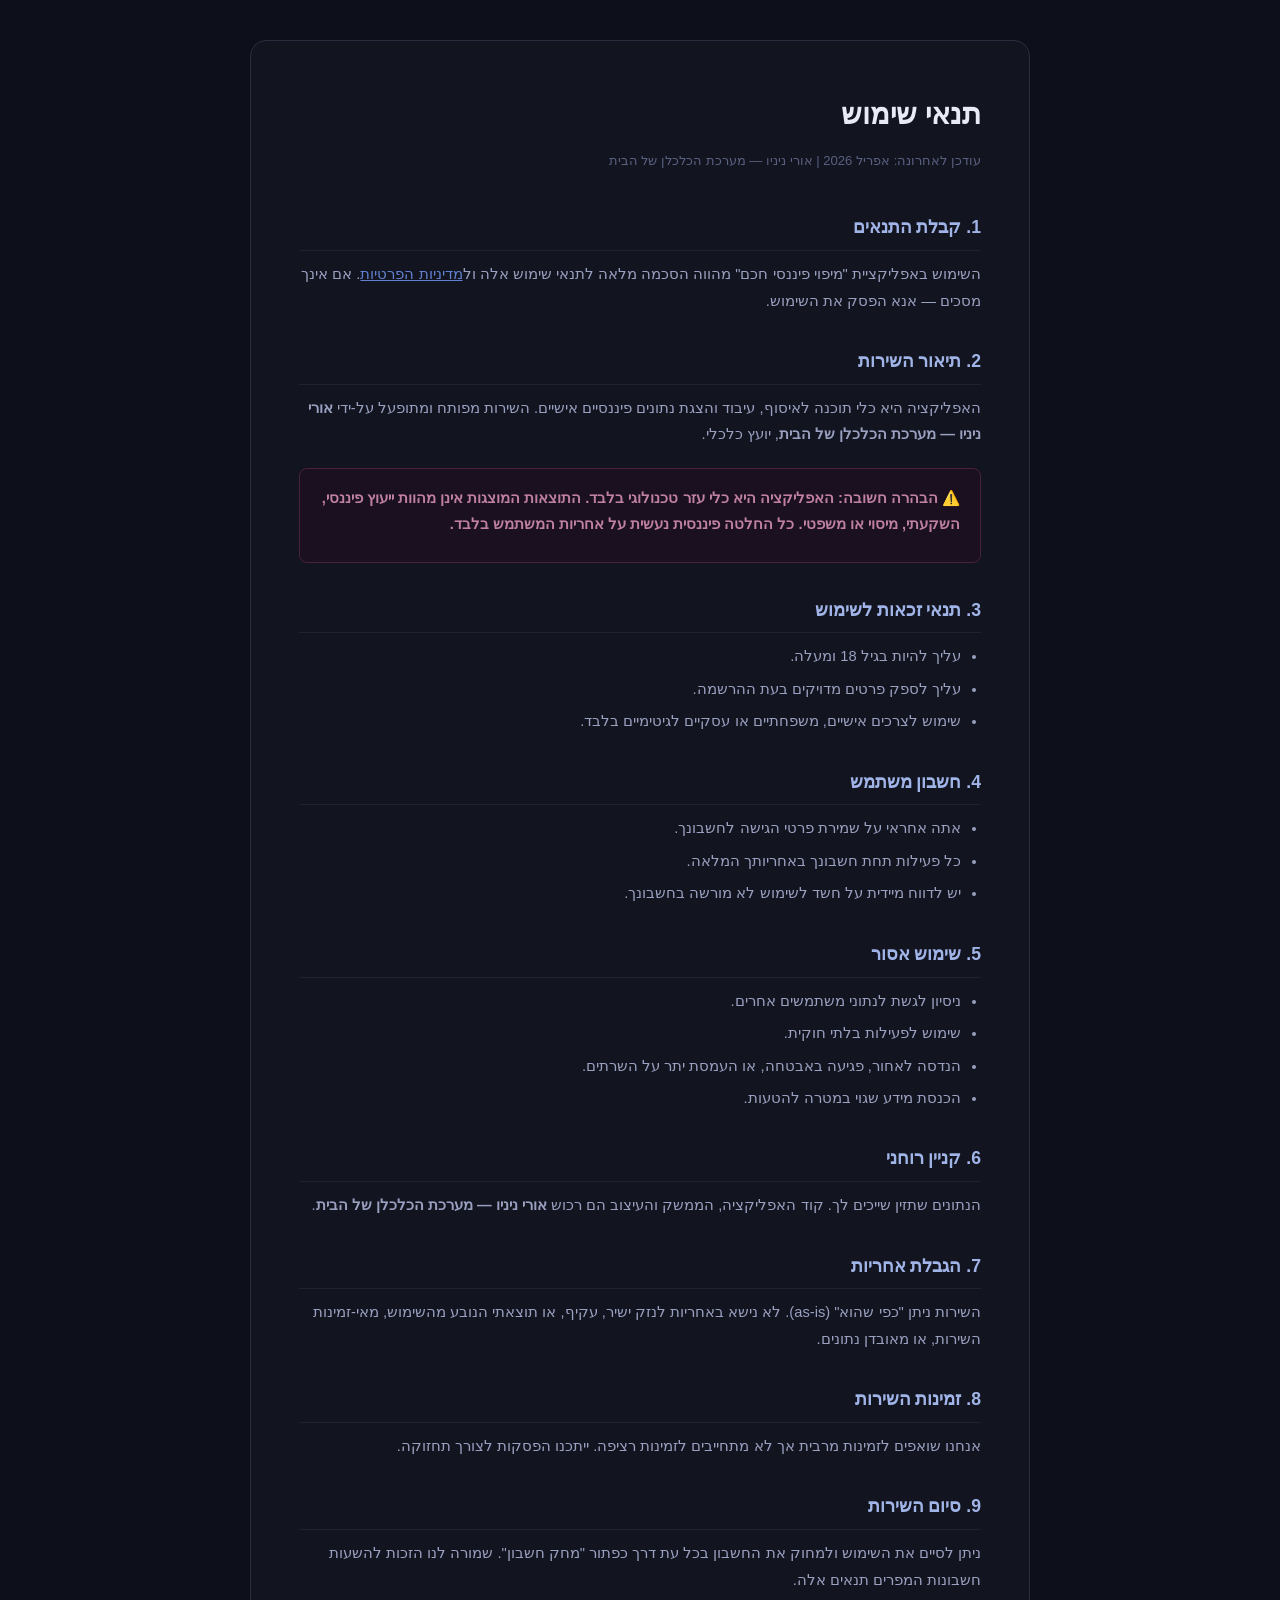
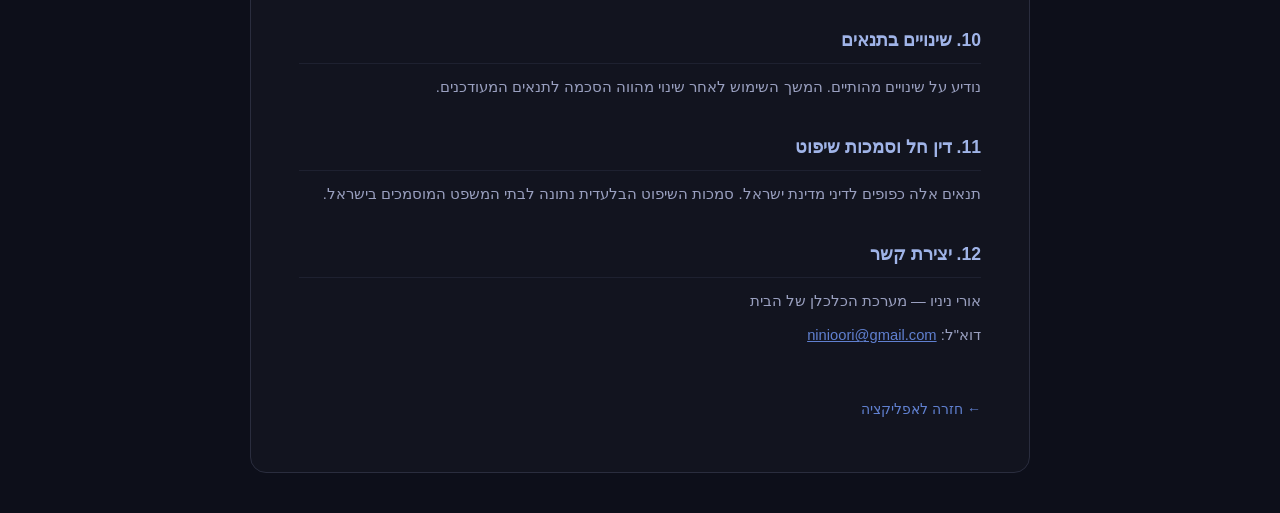
<file: terms.html>
<!DOCTYPE html>
<html lang="he" dir="rtl">
<head>
  <meta charset="UTF-8">
  <meta name="viewport" content="width=device-width, initial-scale=1.0">
  <title>תנאי שימוש — מיפוי פיננסי חכם</title>
  <style>
    * { box-sizing: border-box; margin: 0; padding: 0; }
    body {
      font-family: 'Segoe UI', Arial, sans-serif;
      background: #0d0f1a;
      color: #c8d0e8;
      line-height: 1.8;
      padding: 40px 20px;
    }
    .container {
      max-width: 780px;
      margin: 0 auto;
      background: #12141f;
      border: 1px solid #2a2d3e;
      border-radius: 16px;
      padding: 48px 48px;
    }
    h1 { font-size: 1.8rem; color: #e8eaf6; margin-bottom: 8px; }
    .updated { font-size: .82rem; color: #5a6080; margin-bottom: 40px; }
    h2 { font-size: 1.1rem; color: #a0b4e8; margin: 32px 0 10px; padding-bottom: 6px; border-bottom: 1px solid #1e2130; }
    p, li { font-size: .92rem; color: #9aa0c0; margin-bottom: 8px; }
    ul { padding-right: 20px; }
    li { margin-bottom: 6px; }
    a { color: #6080d0; }
    .back { display: inline-block; margin-top: 40px; color: #6080d0; font-size: .88rem; text-decoration: none; }
    .back:hover { text-decoration: underline; }
    .disclaimer { background: #1a1020; border: 1px solid #4a2040; border-radius: 8px; padding: 16px 20px; margin: 20px 0; }
    .disclaimer p { color: #c080a0; font-weight: 600; }
  </style>
</head>
<body>
  <div class="container">
    <h1>תנאי שימוש</h1>
    <p class="updated">עודכן לאחרונה: אפריל 2026 | אורי ניניו — מערכת הכלכלן של הבית</p>

    <h2>1. קבלת התנאים</h2>
    <p>השימוש באפליקציית "מיפוי פיננסי חכם" מהווה הסכמה מלאה לתנאי שימוש אלה ול<a href="privacy.html">מדיניות הפרטיות</a>. אם אינך מסכים — אנא הפסק את השימוש.</p>

    <h2>2. תיאור השירות</h2>
    <p>האפליקציה היא כלי תוכנה לאיסוף, עיבוד והצגת נתונים פיננסיים אישיים. השירות מפותח ומתופעל על-ידי <strong>אורי ניניו — מערכת הכלכלן של הבית</strong>, יועץ כלכלי.</p>

    <div class="disclaimer">
      <p>⚠️ הבהרה חשובה: האפליקציה היא כלי עזר טכנולוגי בלבד. התוצאות המוצגות אינן מהוות ייעוץ פיננסי, השקעתי, מיסוי או משפטי. כל החלטה פיננסית נעשית על אחריות המשתמש בלבד.</p>
    </div>

    <h2>3. תנאי זכאות לשימוש</h2>
    <ul>
      <li>עליך להיות בגיל 18 ומעלה.</li>
      <li>עליך לספק פרטים מדויקים בעת ההרשמה.</li>
      <li>שימוש לצרכים אישיים, משפחתיים או עסקיים לגיטימיים בלבד.</li>
    </ul>

    <h2>4. חשבון משתמש</h2>
    <ul>
      <li>אתה אחראי על שמירת פרטי הגישה לחשבונך.</li>
      <li>כל פעילות תחת חשבונך באחריותך המלאה.</li>
      <li>יש לדווח מיידית על חשד לשימוש לא מורשה בחשבונך.</li>
    </ul>

    <h2>5. שימוש אסור</h2>
    <ul>
      <li>ניסיון לגשת לנתוני משתמשים אחרים.</li>
      <li>שימוש לפעילות בלתי חוקית.</li>
      <li>הנדסה לאחור, פגיעה באבטחה, או העמסת יתר על השרתים.</li>
      <li>הכנסת מידע שגוי במטרה להטעות.</li>
    </ul>

    <h2>6. קניין רוחני</h2>
    <p>הנתונים שתזין שייכים לך. קוד האפליקציה, הממשק והעיצוב הם רכוש <strong>אורי ניניו — מערכת הכלכלן של הבית</strong>.</p>

    <h2>7. הגבלת אחריות</h2>
    <p>השירות ניתן "כפי שהוא" (as-is). לא נישא באחריות לנזק ישיר, עקיף, או תוצאתי הנובע מהשימוש, מאי-זמינות השירות, או מאובדן נתונים.</p>

    <h2>8. זמינות השירות</h2>
    <p>אנחנו שואפים לזמינות מרבית אך לא מתחייבים לזמינות רציפה. ייתכנו הפסקות לצורך תחזוקה.</p>

    <h2>9. סיום השירות</h2>
    <p>ניתן לסיים את השימוש ולמחוק את החשבון בכל עת דרך כפתור "מחק חשבון". שמורה לנו הזכות להשעות חשבונות המפרים תנאים אלה.</p>

    <h2>10. שינויים בתנאים</h2>
    <p>נודיע על שינויים מהותיים. המשך השימוש לאחר שינוי מהווה הסכמה לתנאים המעודכנים.</p>

    <h2>11. דין חל וסמכות שיפוט</h2>
    <p>תנאים אלה כפופים לדיני מדינת ישראל. סמכות השיפוט הבלעדית נתונה לבתי המשפט המוסמכים בישראל.</p>

    <h2>12. יצירת קשר</h2>
    <p>אורי ניניו — מערכת הכלכלן של הבית</p>
    <p>דוא"ל: <a href="mailto:ninioori@gmail.com">ninioori@gmail.com</a></p>

    <a href="index.html" class="back">← חזרה לאפליקציה</a>
  </div>
</body>
</html>
</file>
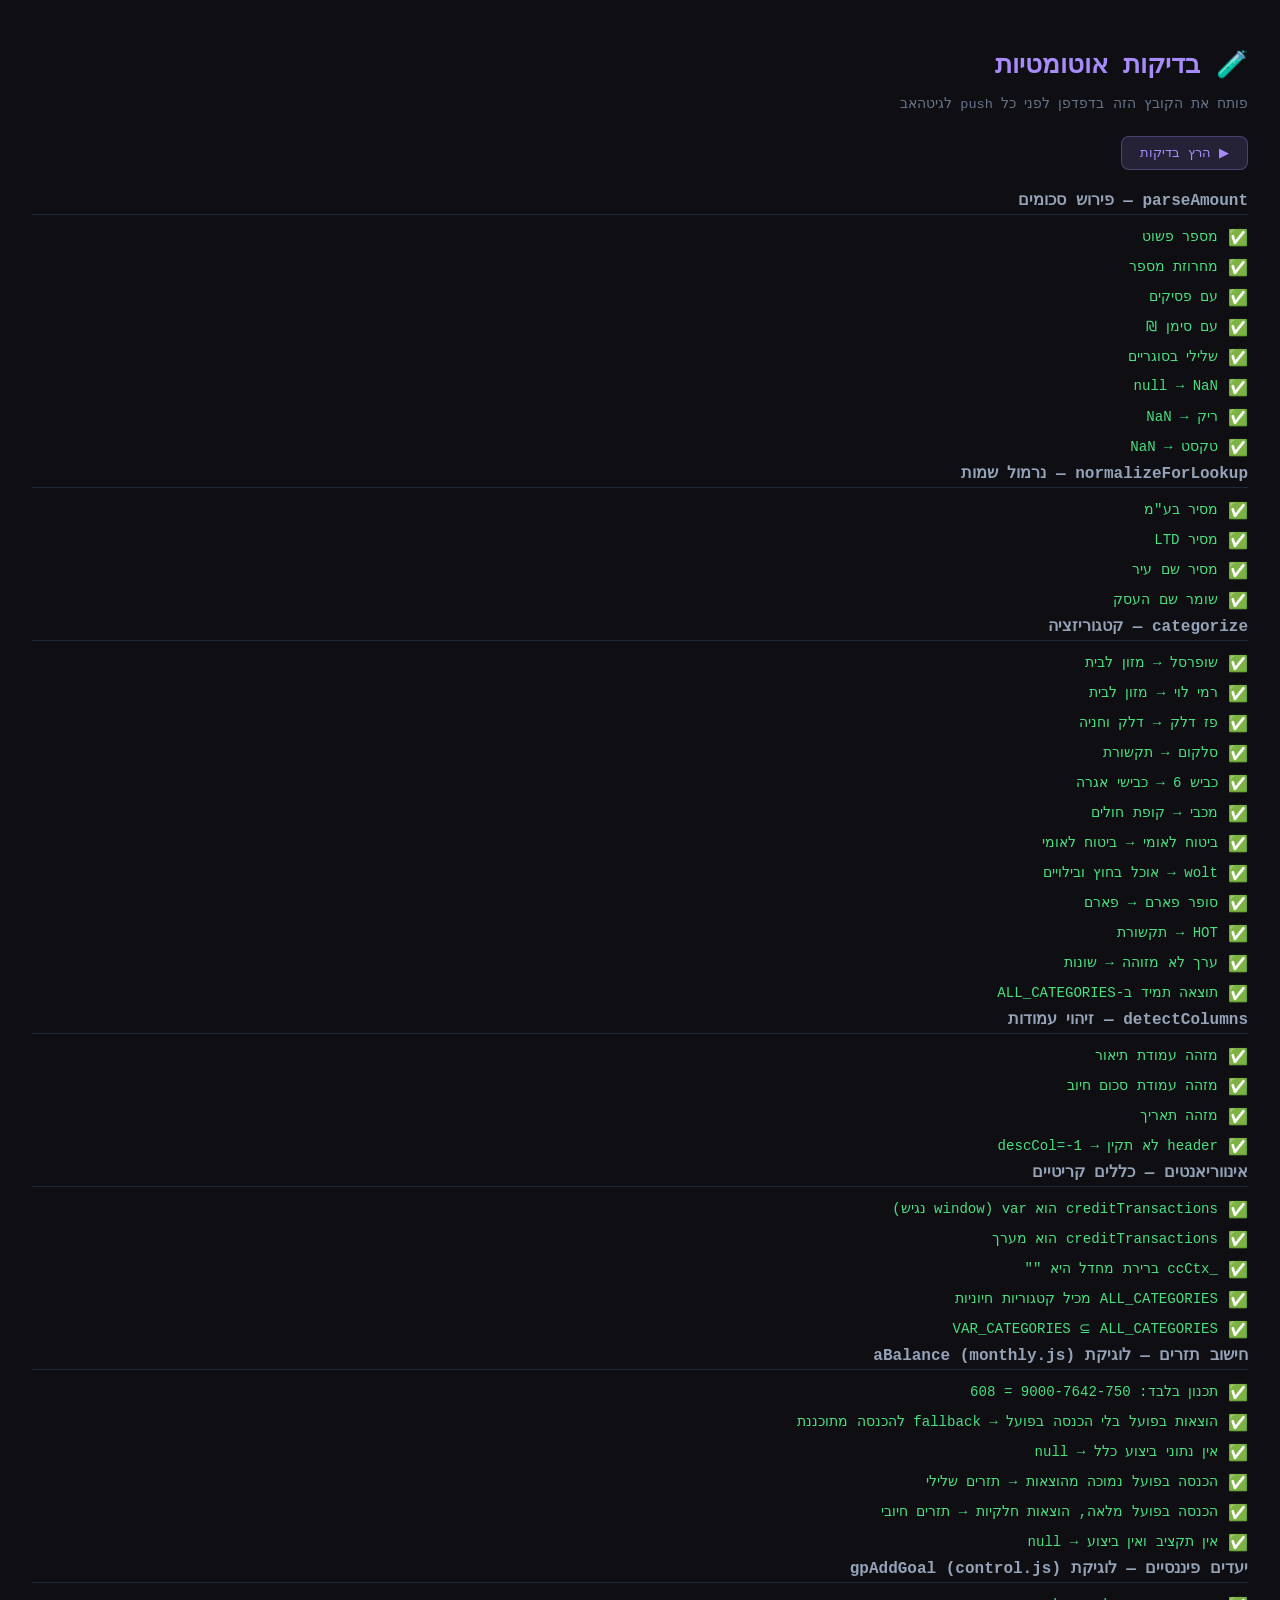
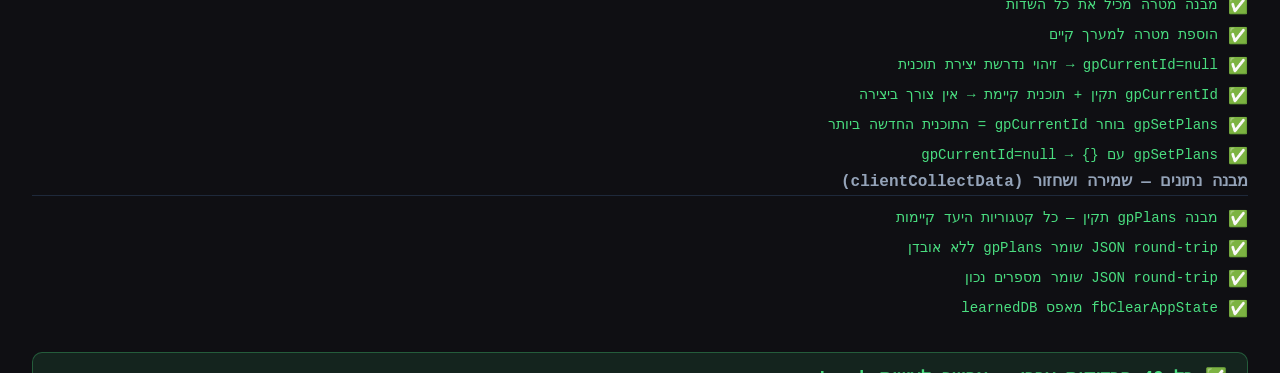
<file: tests.html>
<!DOCTYPE html>
<html dir="rtl" lang="he">
<head>
<meta charset="UTF-8">
<title>בדיקות — mipuy-financi-app</title>
<style>
  body { font-family: monospace; background: #0f0f13; color: #e2e8f0; padding: 24px; }
  h1 { color: #a78bfa; margin-bottom: 4px; }
  .subtitle { color: #64748b; font-size: .85rem; margin-bottom: 24px; }
  .suite { margin-bottom: 28px; }
  .suite-title { font-size: 1rem; font-weight: 700; color: #94a3b8; margin-bottom: 8px; border-bottom: 1px solid #1e293b; padding-bottom: 4px; }
  .test { display: flex; align-items: flex-start; gap: 10px; padding: 5px 0; font-size: .88rem; }
  .pass { color: #4ade80; }
  .fail { color: #f87171; }
  .icon { flex-shrink: 0; font-size: 1rem; }
  .detail { color: #94a3b8; font-size: .78rem; margin-top: 2px; }
  .error-msg { color: #fbbf24; font-size: .78rem; }
  #summary { margin-top: 24px; font-size: 1.1rem; font-weight: 700; padding: 14px 20px; border-radius: 10px; }
  .all-pass { background: rgba(74,222,128,.1); border: 1px solid rgba(74,222,128,.3); color: #4ade80; }
  .has-fail  { background: rgba(248,113,113,.1); border: 1px solid rgba(248,113,113,.3); color: #f87171; }
  button { background: rgba(167,139,250,.15); border: 1px solid rgba(167,139,250,.3); color: #a78bfa;
           padding: 8px 18px; border-radius: 8px; cursor: pointer; font-family: monospace; margin-bottom: 20px; }
  button:hover { background: rgba(167,139,250,.25); }
</style>
</head>
<body>
<h1>🧪 בדיקות אוטומטיות</h1>
<p class="subtitle">פותח את הקובץ הזה בדפדפן לפני כל push לגיטהאב</p>
<button onclick="runAll()">▶ הרץ בדיקות</button>
<div id="results"></div>
<div id="summary"></div>

<!-- Load all app scripts in correct order -->
<script src="globals.js"></script>
<script src="parsing.js"></script>
<!-- Stub DOM-dependent modules so they don't crash -->
<script>
// Minimal stubs for modules that access DOM on load
window.learnedDB = {};
// Prevent init() from running and touching DOM
var _realInit;
</script>

<script>
/* ══════════════════════════════════════════
   TEST FRAMEWORK
══════════════════════════════════════════ */
var passed = 0, failed = 0;
var output = [];

function suite(name) {
  output.push({ type: 'suite', name: name });
}

function test(desc, fn) {
  try {
    fn();
    output.push({ type: 'pass', desc: desc });
    passed++;
  } catch(e) {
    output.push({ type: 'fail', desc: desc, err: e.message });
    failed++;
  }
}

function eq(actual, expected, msg) {
  if (actual !== expected) {
    throw new Error((msg ? msg + ': ' : '') + 'קיבלנו "' + actual + '", ציפינו "' + expected + '"');
  }
}

function ok(val, msg) {
  if (!val) throw new Error(msg || 'הערך false/falsy');
}

function notOk(val, msg) {
  if (val) throw new Error(msg || 'הערך true/truthy — ציפינו falsy');
}

/* ══════════════════════════════════════════
   TEST SUITES
══════════════════════════════════════════ */

function defineTests() {

  /* ── parseAmount ── */
  suite('parseAmount — פירוש סכומים');
  test('מספר פשוט', function() { eq(parseAmount(150), 150); });
  test('מחרוזת מספר', function() { eq(parseAmount('150'), 150); });
  test('עם פסיקים', function() { eq(parseAmount('1,234.50'), 1234.5); });
  test('עם סימן ₪', function() { eq(parseAmount('₪350'), 350); });
  test('שלילי בסוגריים', function() { eq(parseAmount('(120)'), -120); });
  test('null → NaN', function() { ok(isNaN(parseAmount(null))); });
  test('ריק → NaN', function() { ok(isNaN(parseAmount(''))); });
  test('טקסט → NaN', function() { ok(isNaN(parseAmount('abc'))); });

  /* ── normalizeForLookup ── */
  suite('normalizeForLookup — נרמול שמות');
  test('מסיר בע"מ', function() {
    var r = normalizeForLookup('שופרסל בע"מ');
    notOk(r.includes('בע'), 'לא הוסר בע"מ');
  });
  test('מסיר LTD', function() {
    var r = normalizeForLookup('Super Store LTD');
    notOk(r.toLowerCase().includes('ltd'), 'לא הוסר LTD');
  });
  test('מסיר שם עיר', function() {
    var r = normalizeForLookup('מקדונלדס תל אביב');
    notOk(r.includes('תל אביב'), 'לא הוסרה העיר');
  });
  test('שומר שם העסק', function() {
    var r = normalizeForLookup('שופרסל בע"מ');
    ok(r.includes('שופרסל'), 'שם העסק נמחק');
  });

  /* ── categorize ── */
  suite('categorize — קטגוריזציה');
  test('שופרסל → מזון לבית', function() { eq(categorize('שופרסל'), 'מזון לבית'); });
  test('רמי לוי → מזון לבית', function() { eq(categorize('רמי לוי'), 'מזון לבית'); });
  test('פז דלק → דלק וחניה', function() { eq(categorize('פז דלק'), 'דלק וחניה'); });
  test('סלקום → תקשורת', function() { eq(categorize('סלקום'), 'תקשורת'); });
  test('כביש 6 → כבישי אגרה', function() { eq(categorize('כביש 6'), 'כבישי אגרה'); });
  test('מכבי → קופת חולים', function() { eq(categorize('מכבי שירותי בריאות'), 'קופת חולים'); });
  test('ביטוח לאומי → ביטוח לאומי', function() { eq(categorize('ביטוח לאומי'), 'ביטוח לאומי'); });
  test('wolt → אוכל בחוץ ובילויים', function() { eq(categorize('wolt'), 'אוכל בחוץ ובילויים'); });
  test('סופר פארם → פארם', function() { eq(categorize('סופר פארם'), 'פארם'); });
  test('HOT → תקשורת', function() {
    var r = categorize('HOT mobile');
    eq(r, 'תקשורת');
  });
  test('ערך לא מזוהה → שונות', function() {
    var r = categorize('xyzאבגד1234');
    eq(r, 'שונות');
  });
  test('תוצאה תמיד ב-ALL_CATEGORIES', function() {
    var samples = ['שופרסל','פז','wolt','ביטוח לאומי','xyzunknown'];
    samples.forEach(function(s) {
      var cat = categorize(s);
      ok(ALL_CATEGORIES.indexOf(cat) !== -1, '"' + s + '" → "' + cat + '" לא ב-ALL_CATEGORIES');
    });
  });

  /* ── detectColumns ── */
  suite('detectColumns — זיהוי עמודות');
  test('מזהה עמודת תיאור', function() {
    var cols = detectColumns(['תאריך רכישה', 'שם בית עסק', 'סכום חיוב']);
    eq(cols.descCol, 1);
  });
  test('מזהה עמודת סכום חיוב', function() {
    var cols = detectColumns(['תאריך', 'שם בית עסק', 'סכום חיוב']);
    eq(cols.amountCol, 2);
  });
  test('מזהה תאריך', function() {
    var cols = detectColumns(['תאריך רכישה', 'שם בית עסק', 'סכום חיוב']);
    eq(cols.dateCol, 0);
  });
  test('header לא תקין → descCol=-1', function() {
    var cols = detectColumns(['foo', 'bar', 'baz']);
    eq(cols.descCol, -1);
  });

  /* ── GLOBAL INVARIANTS ── */
  suite('אינווריאנטים — כללים קריטיים');
  test('creditTransactions הוא var (window נגיש)', function() {
    ok(window.creditTransactions !== undefined, 'window.creditTransactions = undefined — שנה let→var בglobals.js');
  });
  test('creditTransactions הוא מערך', function() {
    ok(Array.isArray(window.creditTransactions), 'creditTransactions אינו מערך');
  });
  test('_ccCtx ברירת מחדל היא ""', function() {
    eq(window._ccCtx, '', '_ccCtx לא "" בטעינה');
  });
  test('ALL_CATEGORIES מכיל קטגוריות חיוניות', function() {
    var required = ['מזון לבית','ביטוח לאומי','מיסים','תקשורת','דלק וחניה','שונות'];
    required.forEach(function(c) {
      ok(ALL_CATEGORIES.indexOf(c) !== -1, '"' + c + '" חסר ב-ALL_CATEGORIES');
    });
  });
  test('VAR_CATEGORIES ⊆ ALL_CATEGORIES', function() {
    var VAR = ['מזון לבית','אוכל בחוץ ובילויים','פארם','דלק וחניה'];
    VAR.forEach(function(c) {
      ok(ALL_CATEGORIES.indexOf(c) !== -1, '"' + c + '" ב-VAR_CATEGORIES אך לא ב-ALL_CATEGORIES');
    });
  });

  /* ── CASHFLOW BALANCE LOGIC ── */
  // Replicates the exact logic from monthly.js moRecalc — if this breaks, the fix was reverted
  function calcABalance(bIncome, aIncome, aExp, tSav) {
    var effectiveIncome = aIncome > 0 ? aIncome : bIncome;
    return (aIncome > 0 || aExp > 0) ? effectiveIncome - aExp - tSav : null;
  }

  suite('חישוב תזרים — לוגיקת aBalance (monthly.js)');
  test('תכנון בלבד: 9000-7642-750 = 608', function() {
    eq(9000 - 7642 - 750, 608);
  });
  test('הוצאות בפועל בלי הכנסה בפועל → fallback להכנסה מתוכננת', function() {
    eq(calcABalance(9000, 0, 885, 750), 7365, 'צריך 9000-885-750=7365, לא 0-885-750=-1635');
  });
  test('אין נתוני ביצוע כלל → null', function() {
    eq(calcABalance(9000, 0, 0, 0), null, 'ללא נתונים צריך null');
  });
  test('הכנסה בפועל נמוכה מהוצאות → תזרים שלילי', function() {
    var result = calcABalance(9000, 5000, 7642, 750);
    ok(result < 0, 'צריך תזרים שלילי כשהכנסה לא מכסה הוצאות');
    eq(result, -3392);
  });
  test('הכנסה בפועל מלאה, הוצאות חלקיות → תזרים חיובי', function() {
    ok(calcABalance(9000, 9000, 885, 750) > 0, 'צריך תזרים חיובי');
  });
  test('אין תקציב ואין ביצוע → null', function() {
    eq(calcABalance(0, 0, 0, 0), null);
  });

  /* ── GOALS LOGIC ── */
  suite('יעדים פיננסיים — לוגיקת gpAddGoal (control.js)');

  function makeEmptyGoal() {
    return { description:'', currentAmount:0, requiredAmount:0, monthlySaving:0, product:'', targetDate:'' };
  }

  test('מבנה מטרה מכיל את כל השדות', function() {
    var g = makeEmptyGoal();
    ['description','currentAmount','requiredAmount','monthlySaving','product','targetDate'].forEach(function(f) {
      ok(f in g, 'חסר שדה: ' + f);
    });
  });
  test('הוספת מטרה למערך קיים', function() {
    var goals = { immediate: [] };
    goals.immediate.push(makeEmptyGoal());
    eq(goals.immediate.length, 1, 'המטרה לא נוספה');
  });
  test('gpCurrentId=null → זיהוי נדרשת יצירת תוכנית', function() {
    var gpCurrentId = null;
    var gpPlans = {};
    ok(!gpCurrentId || !gpPlans[gpCurrentId], 'צריך לזהות שחסרה תוכנית');
  });
  test('gpCurrentId תקין + תוכנית קיימת → אין צורך ביצירה', function() {
    var gpCurrentId = 'plan_abc';
    var gpPlans = { 'plan_abc': { goals: { immediate: [] } } };
    notOk(!gpCurrentId || !gpPlans[gpCurrentId], 'לא צריך ליצור תוכנית חדשה');
  });
  test('gpSetPlans בוחר gpCurrentId = התוכנית החדשה ביותר', function() {
    var gpPlans = { 'old': { createdAt: 100 }, 'new': { createdAt: 999 } };
    var ids = Object.keys(gpPlans).sort(function(a,b){ return (gpPlans[b].createdAt||0)-(gpPlans[a].createdAt||0); });
    eq(ids[0], 'new', 'gpCurrentId צריך להצביע על התוכנית החדשה ביותר');
  });
  test('gpSetPlans עם {} → gpCurrentId=null', function() {
    var gpPlans = {};
    var ids = Object.keys(gpPlans);
    var gpCurrentId = ids.length > 0 ? ids[0] : null;
    eq(gpCurrentId, null, 'gpCurrentId צריך להיות null כשאין תוכניות');
  });

  /* ── SAVE / RESTORE DATA STRUCTURE ── */
  suite('מבנה נתונים — שמירה ושחזור (clientCollectData)');

  test('מבנה gpPlans תקין — כל קטגוריות היעד קיימות', function() {
    var plan = { clientName:'', date:'', notes:'',
      goals: { immediate:[], short:[], medium:[], long:[] }, createdAt: Date.now() };
    ['immediate','short','medium','long'].forEach(function(cat) {
      ok(Array.isArray(plan.goals[cat]), 'goals.' + cat + ' צריך להיות מערך');
    });
  });
  test('JSON round-trip שומר gpPlans ללא אובדן', function() {
    var original = { 'p1': { clientName:'שם', goals:{ immediate:[makeEmptyGoal()], short:[], medium:[], long:[] }, createdAt:1 } };
    var restored = JSON.parse(JSON.stringify(original));
    eq(restored['p1'].clientName, 'שם', 'שם הלקוח אבד ב-JSON round-trip');
    eq(restored['p1'].goals.immediate.length, 1, 'מטרות אבדו ב-JSON round-trip');
  });
  test('JSON round-trip שומר מספרים נכון', function() {
    var goal = { description:'קרן חירום', currentAmount:5000, requiredAmount:30000, monthlySaving:1000, product:'', targetDate:'2027-12-31' };
    var restored = JSON.parse(JSON.stringify(goal));
    eq(restored.currentAmount, 5000);
    eq(restored.requiredAmount, 30000);
    eq(restored.monthlySaving, 1000);
  });
  test('fbClearAppState מאפס learnedDB', function() {
    window.learnedDB = { 'שופרסל': 'מזון לבית' };
    window.learnedDB = {};
    eq(Object.keys(window.learnedDB).length, 0, 'learnedDB לא אופס');
  });
}

/* ══════════════════════════════════════════
   RENDER
══════════════════════════════════════════ */
function runAll() {
  passed = 0; failed = 0; output = [];
  defineTests();

  var html = '';
  output.forEach(function(item) {
    if (item.type === 'suite') {
      html += '<div class="suite"><div class="suite-title">' + item.name + '</div>';
    } else if (item.type === 'pass') {
      html += '<div class="test pass"><span class="icon">✅</span><span>' + item.desc + '</span></div>';
    } else {
      html += '<div class="test fail"><span class="icon">❌</span><div><div>' + item.desc + '</div>' +
              '<div class="error-msg">' + item.err + '</div></div></div>';
    }
  });
  html += '</div>';

  document.getElementById('results').innerHTML = html;

  var total = passed + failed;
  var sumEl = document.getElementById('summary');
  if (failed === 0) {
    sumEl.className = 'all-pass';
    sumEl.innerHTML = '✅ כל ' + total + ' הבדיקות עברו — אפשר לעשות push!';
  } else {
    sumEl.className = 'has-fail';
    sumEl.innerHTML = '❌ ' + failed + ' בדיקות נכשלו מתוך ' + total + ' — אל תעשה push עד שזה מתוקן!';
  }
}

// Auto-run on load
window.addEventListener('load', runAll);
</script>
</body>
</html>
</file>
